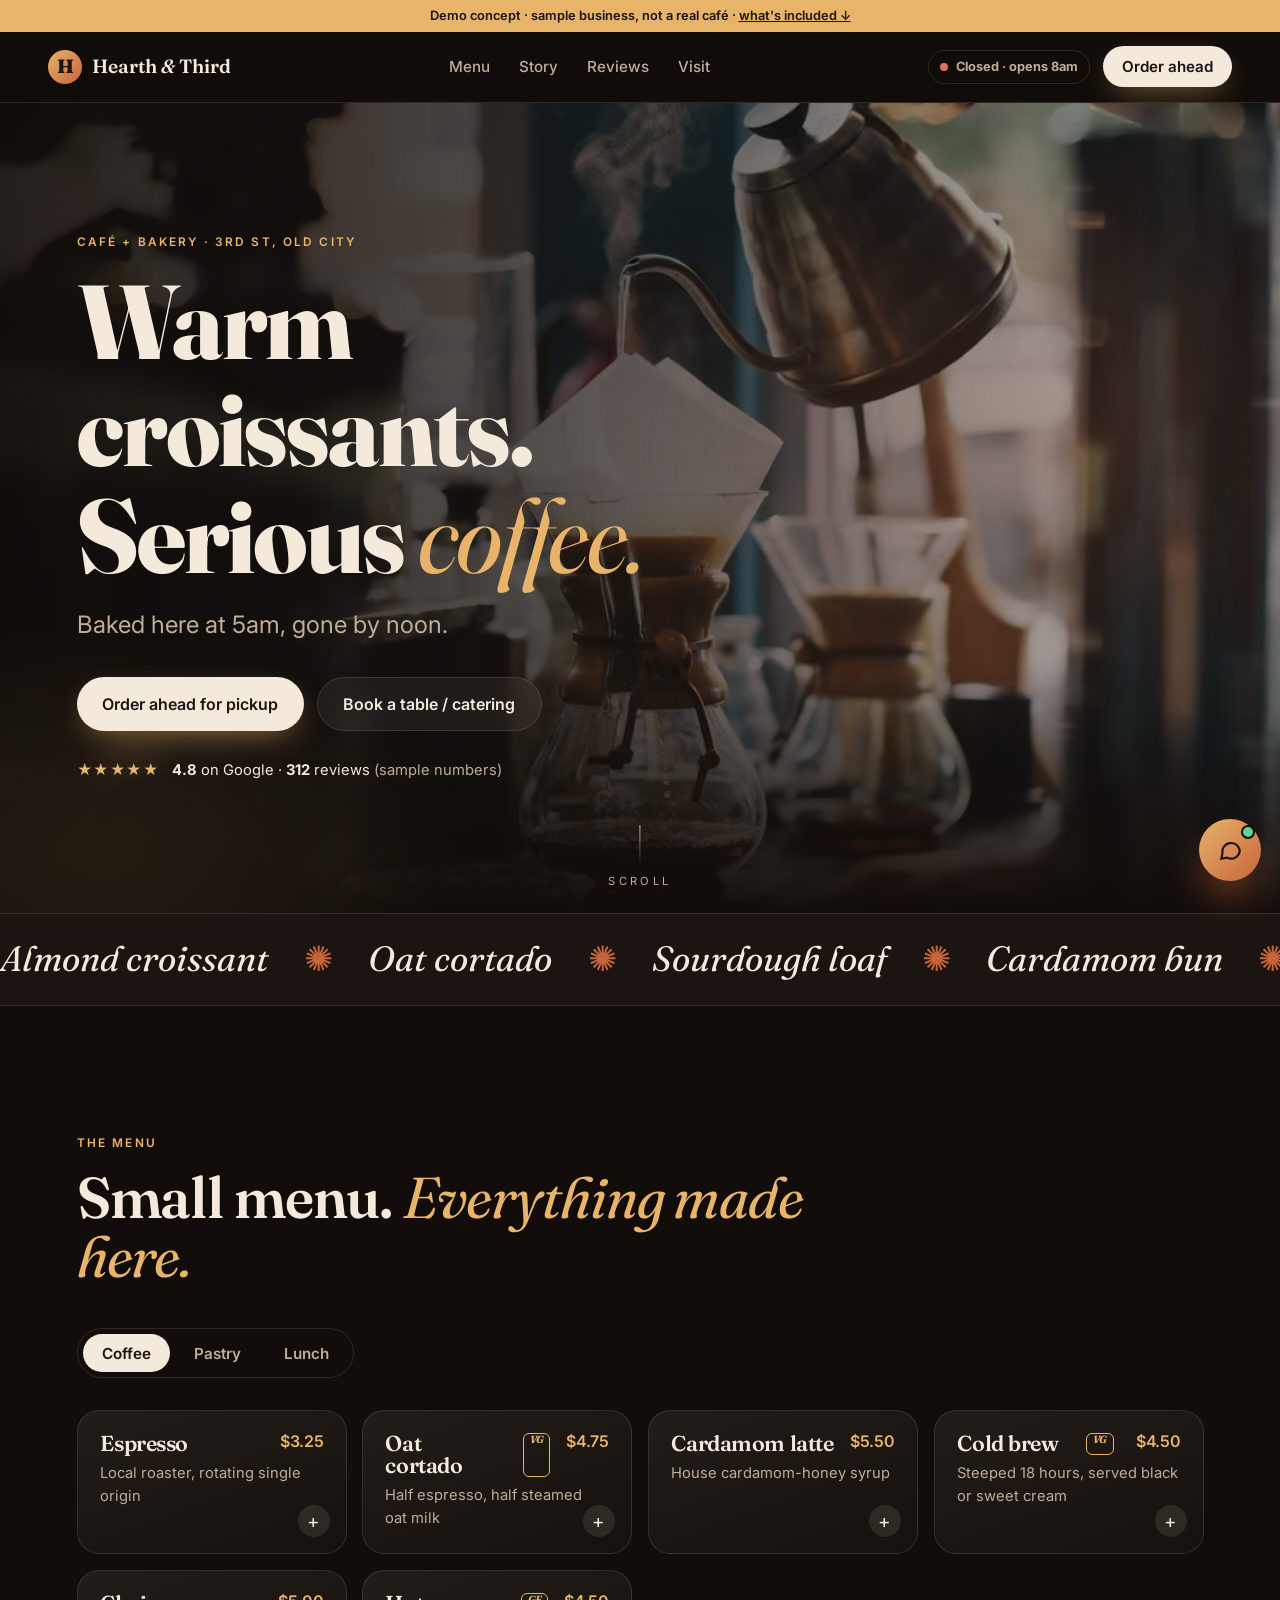
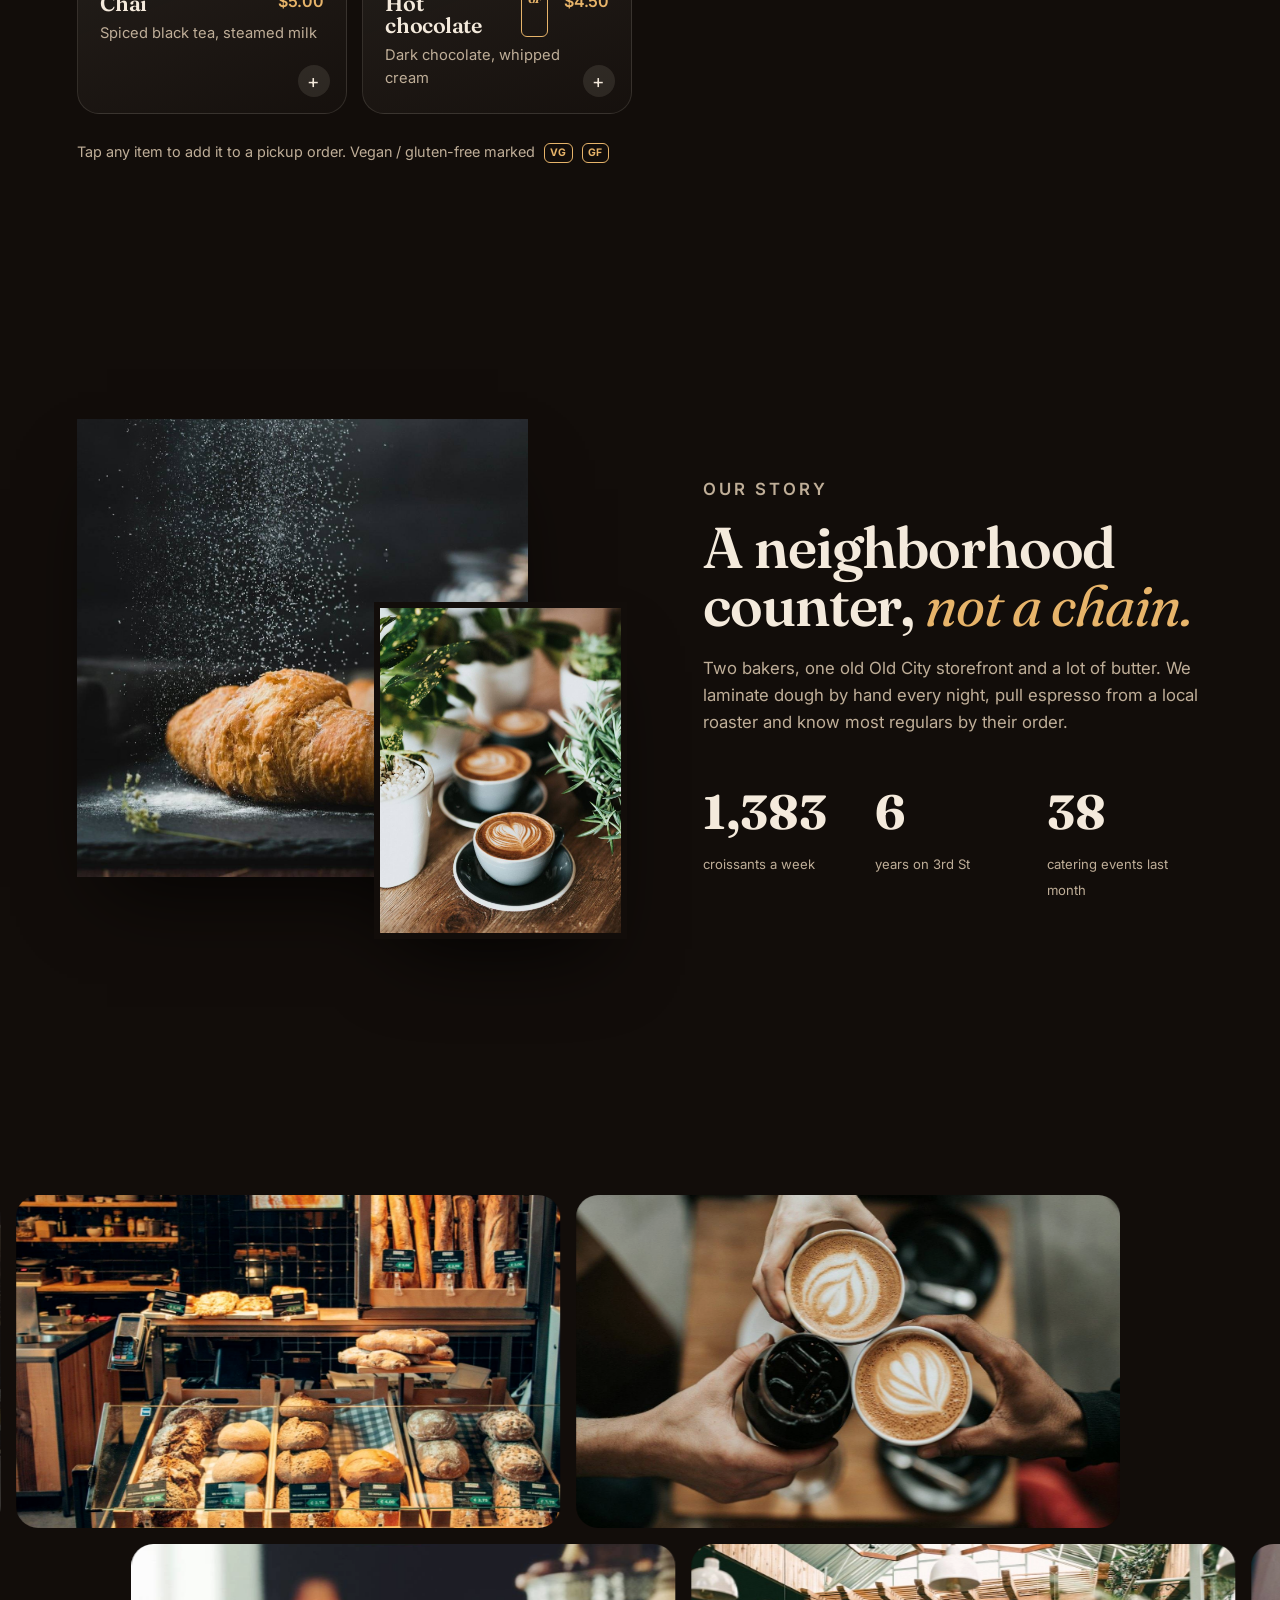
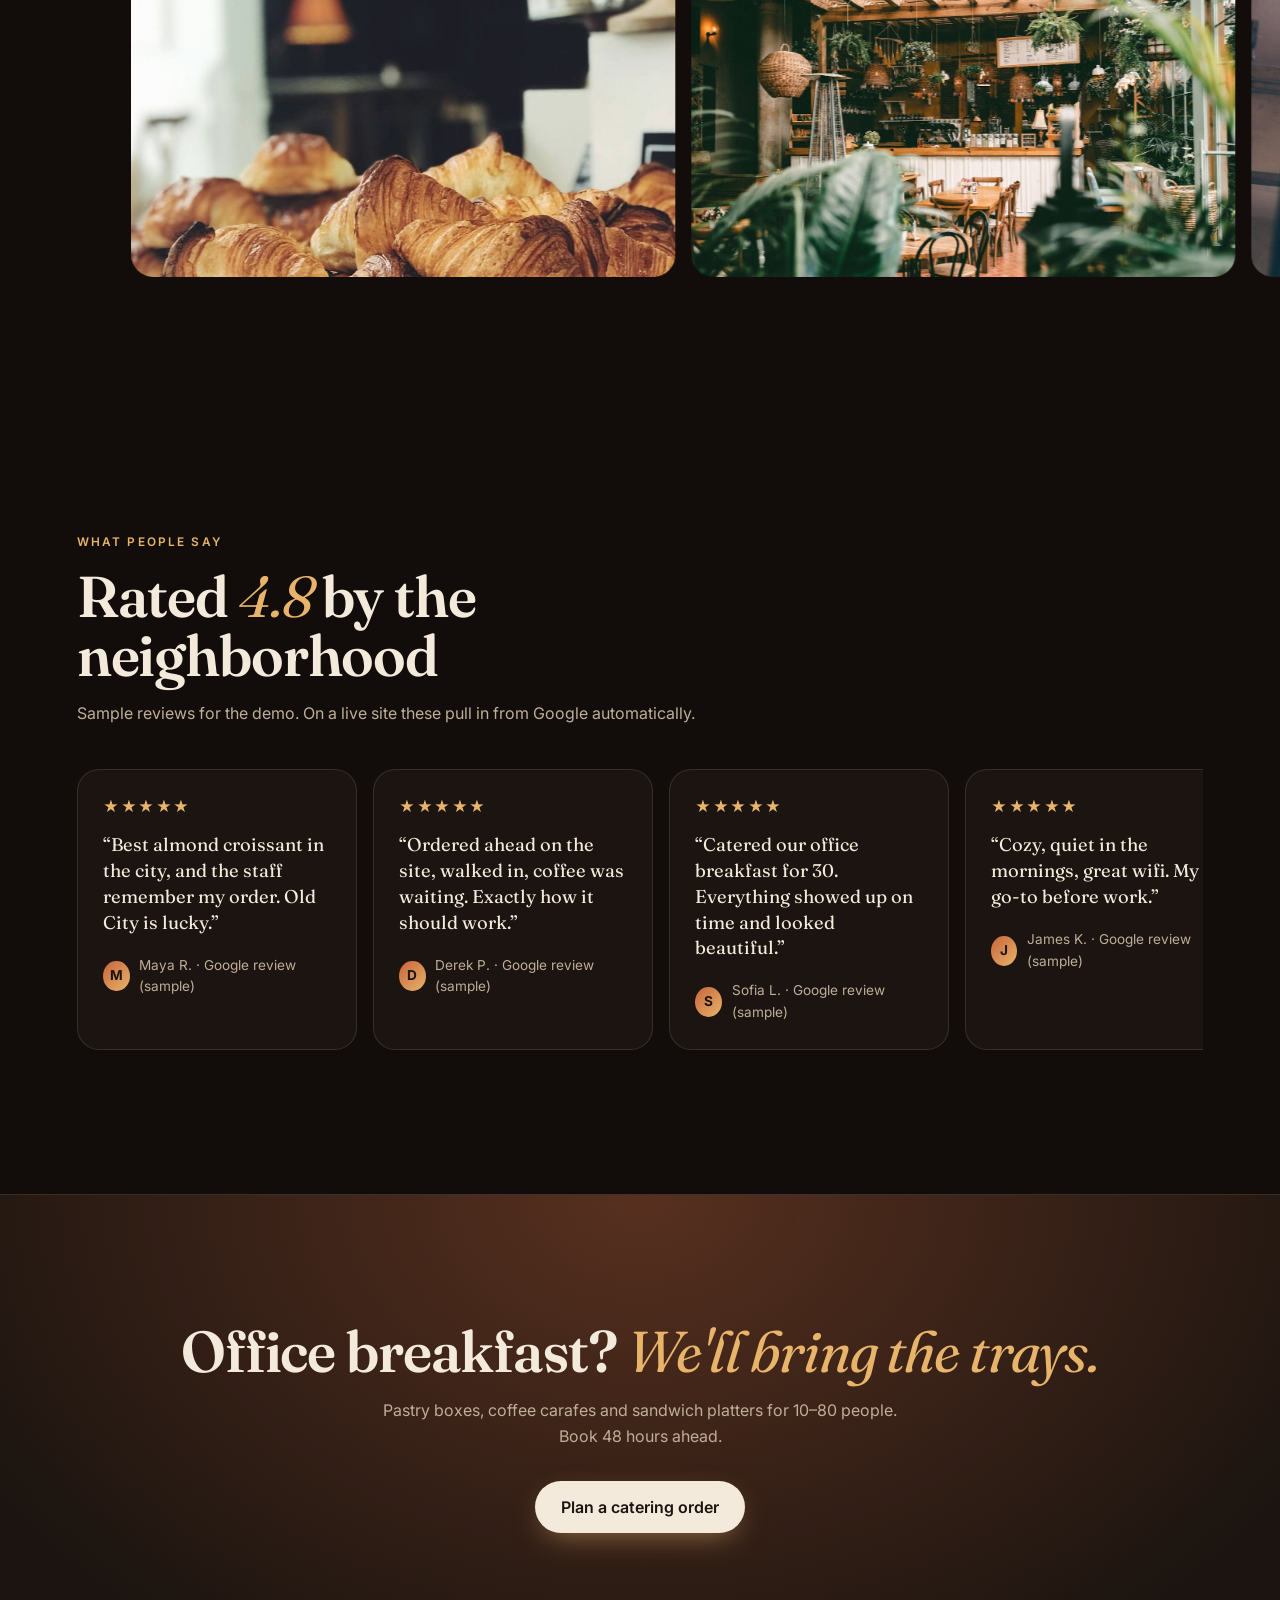
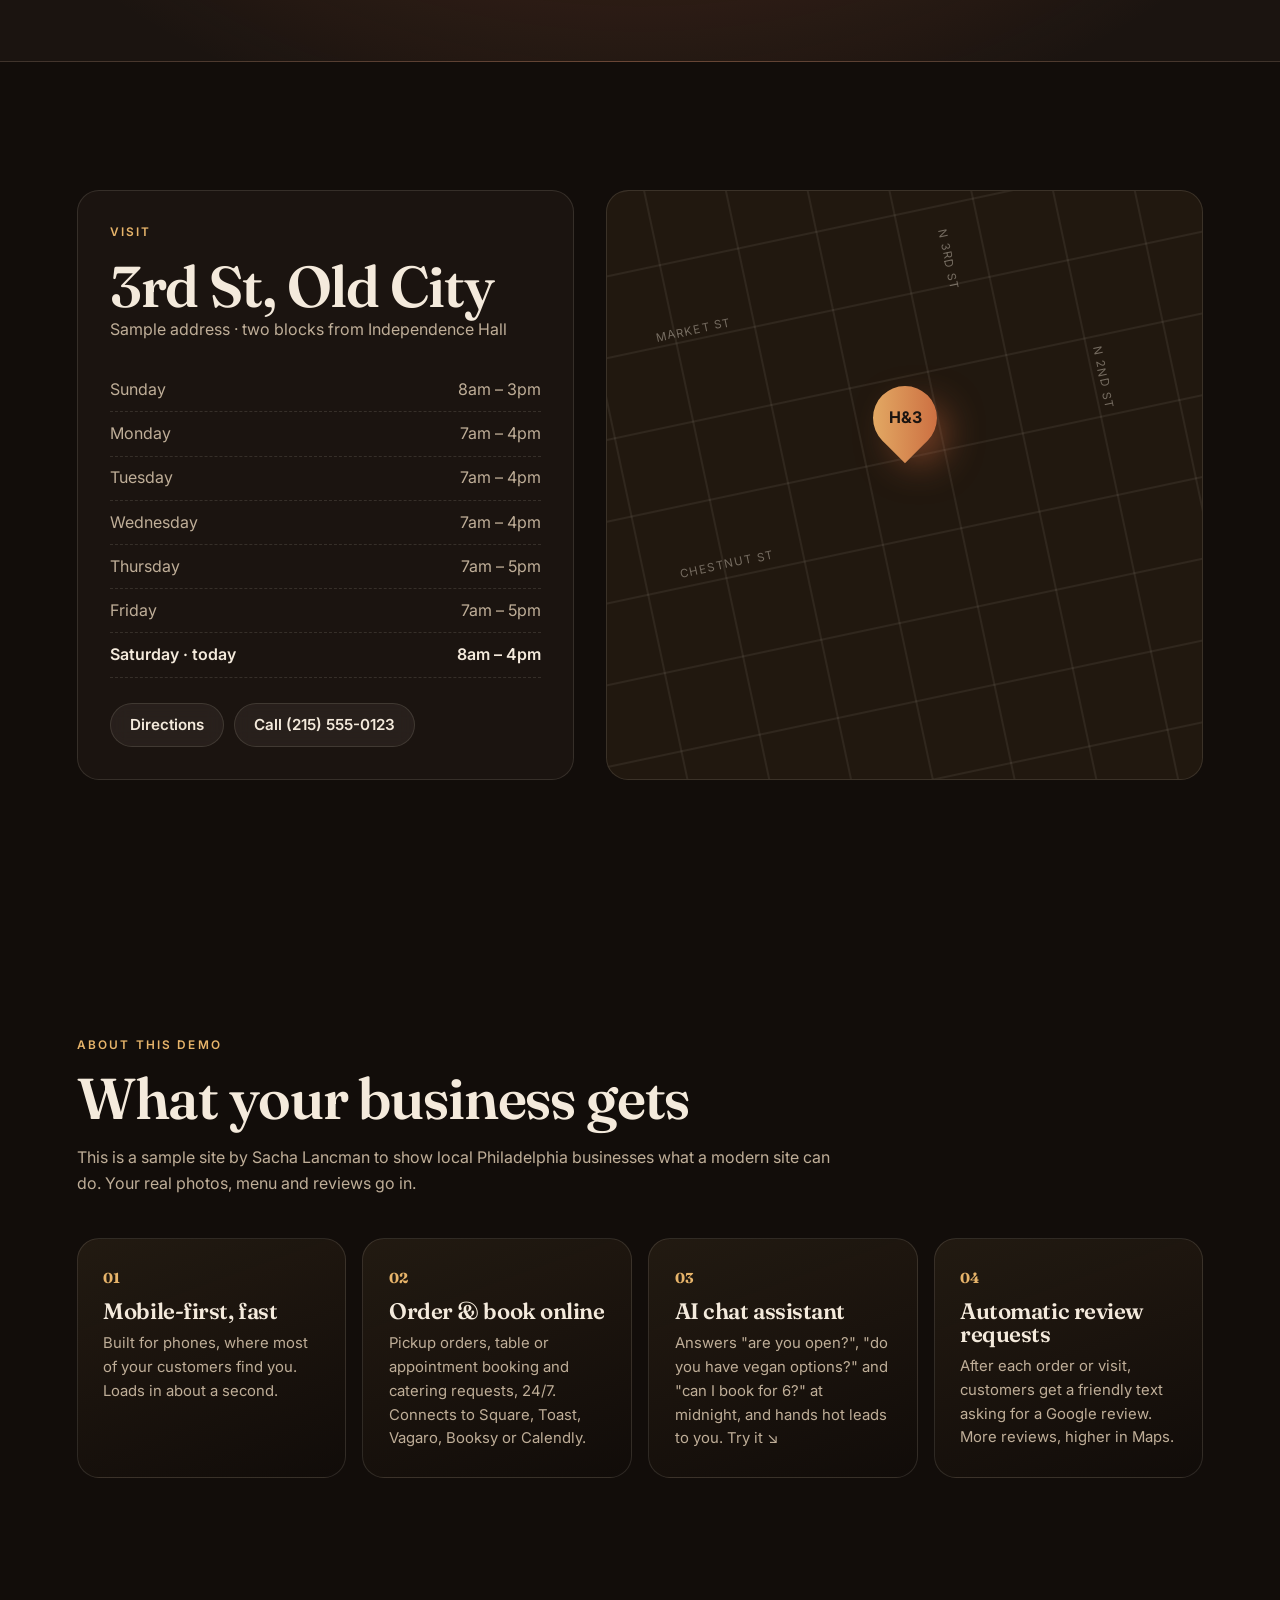
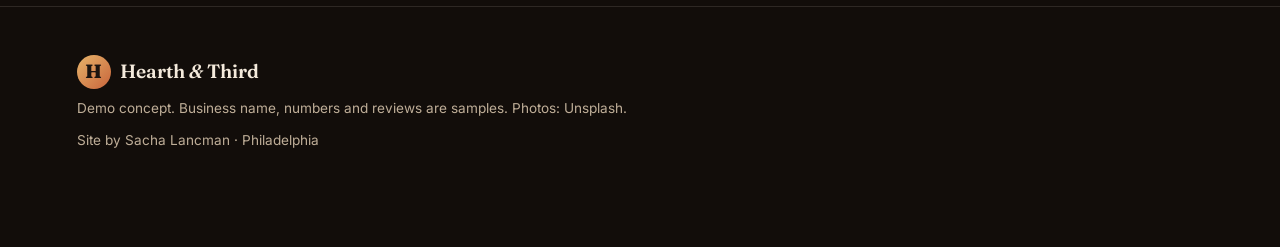
<file: demo/index.html>
<!doctype html>
<html lang="en">
<head>
<meta charset="utf-8">
<meta name="viewport" content="width=device-width, initial-scale=1, viewport-fit=cover">
<title>Hearth &amp; Third · Café + Bakery · Old City Philadelphia (Demo)</title>
<meta name="description" content="Demo website concept for a neighborhood café and bakery in Old City, Philadelphia: online ordering, table and catering booking, AI chat assistant and automatic review requests.">
<meta name="robots" content="noindex">
<meta property="og:title" content="Hearth & Third · Café + Bakery (demo site)">
<meta property="og:description" content="A modern café website demo: order ahead, book catering, chat assistant, review automation.">
<meta property="og:image" content="hero-poster.jpg">
<link rel="preconnect" href="https://fonts.googleapis.com"><link rel="preconnect" href="https://fonts.gstatic.com" crossorigin>
<link href="https://fonts.googleapis.com/css2?family=Fraunces:opsz,wght@9..144,400;9..144,600;9..144,800&family=Inter:wght@400;500;600;700&display=swap" rel="stylesheet">
<link rel="icon" href="data:image/svg+xml,%3Csvg xmlns=%22http://www.w3.org/2000/svg%22 viewBox=%220 0 100 100%22%3E%3Ccircle cx=%2250%22 cy=%2250%22 r=%2248%22 fill=%22%23e7b46a%22/%3E%3Ctext x=%2250%22 y=%2268%22 font-size=%2254%22 text-anchor=%22middle%22 font-family=%22Georgia%22 fill=%22%231b1410%22%3EH%3C/text%3E%3C/svg%3E">
<link rel="stylesheet" href="style.css">
</head>
<body>
<div class="demo-bar">Demo concept · sample business, not a real café · <a href="#built">what's included ↓</a></div>

<header class="nav" id="top">
  <a class="logo" href="#top"><span class="logo-mark">H</span><span>Hearth <em>&amp;</em> Third</span></a>
  <nav class="links">
    <a href="#menu">Menu</a><a href="#story">Story</a><a href="#reviews">Reviews</a><a href="#visit">Visit</a>
  </nav>
  <div class="nav-cta">
    <span class="open-pill" id="openPill"><i></i><b>Checking hours…</b></span>
    <button class="btn btn-solid" data-book="pickup">Order ahead</button>
  </div>
</header>

<main>
<section class="hero">
  <video class="hero-video" autoplay muted loop playsinline preload="auto" poster="hero-poster.jpg" aria-hidden="true">
    <source src="hero.webm" type="video/webm">
    <source src="hero.mp4" type="video/mp4">
  </video>
  <div class="hero-shade"></div>
  <div class="hero-glow"></div>
  <div class="hero-copy">
    <p class="eyebrow reveal">Café + Bakery · 3rd St, Old City</p>
    <h1 class="reveal"><span class="line">Warm croissants.</span><span class="line">Serious <i>coffee.</i></span><span class="line small">Baked here at 5am, gone by noon.</span></h1>
    <div class="hero-actions reveal">
      <button class="btn btn-solid big magnetic" data-book="pickup">Order ahead for pickup</button>
      <button class="btn btn-ghost big magnetic" data-book="table">Book a table / catering</button>
    </div>
    <div class="hero-proof reveal">
      <div class="stars">★★★★★</div>
      <div><b>4.8</b> on Google · <b>312</b> reviews <span class="muted">(sample numbers)</span></div>
    </div>
  </div>
  <div class="scroll-hint"><span></span>scroll</div>
</section>

<div class="marquee" aria-hidden="true"><div class="track">
  <span>Almond croissant</span><span>✺</span><span>Oat cortado</span><span>✺</span><span>Sourdough loaf</span><span>✺</span><span>Cardamom bun</span><span>✺</span><span>Breakfast sandwich</span><span>✺</span><span>Cold brew</span><span>✺</span>
  <span>Almond croissant</span><span>✺</span><span>Oat cortado</span><span>✺</span><span>Sourdough loaf</span><span>✺</span><span>Cardamom bun</span><span>✺</span><span>Breakfast sandwich</span><span>✺</span><span>Cold brew</span><span>✺</span>
</div></div>

<section class="menu" id="menu">
  <div class="section-head reveal">
    <p class="eyebrow">The menu</p>
    <h2>Small menu. <i>Everything made here.</i></h2>
  </div>
  <div class="tabs reveal" role="tablist">
    <button class="tab active" data-tab="coffee" role="tab">Coffee</button>
    <button class="tab" data-tab="pastry" role="tab">Pastry</button>
    <button class="tab" data-tab="lunch" role="tab">Lunch</button>
  </div>
  <div class="menu-grid" id="menuGrid"></div>
  <p class="menu-note reveal">Tap any item to add it to a pickup order. Vegan / gluten-free marked <span class="tag">VG</span> <span class="tag">GF</span></p>
</section>

<section class="story" id="story">
  <div class="story-media">
    <figure class="tilt reveal" style="--r:-4deg"><img src="img/croissant-dark.jpg" alt="Fresh croissants dusted with sugar" loading="lazy"></figure>
    <figure class="tilt reveal small" style="--r:5deg"><img src="img/latte-table.jpg" alt="Latte art on a wooden table" loading="lazy"></figure>
  </div>
  <div class="story-copy reveal">
    <p class="eyebrow">Our story</p>
    <h2>A neighborhood counter, <i>not a chain.</i></h2>
    <p>Two bakers, one old Old City storefront and a lot of butter. We laminate dough by hand every night, pull espresso from a local roaster and know most regulars by their order.</p>
    <div class="stats">
      <div><b data-count="1400">0</b><span>croissants a week</span></div>
      <div><b data-count="6">0</b><span>years on 3rd St</span></div>
      <div><b data-count="38">0</b><span>catering events last month</span></div>
    </div>
  </div>
</section>

<section class="gallery" aria-label="Photos">
  <div class="g-row" data-speed="-0.15">
    <img src="img/interior.jpg" alt="Café interior" loading="lazy"><img src="img/bakery-case.jpg" alt="Bakery case with bread" loading="lazy"><img src="img/cheers.jpg" alt="Friends toasting with lattes" loading="lazy">
  </div>
  <div class="g-row" data-speed="0.12">
    <img src="img/croissants.jpg" alt="Basket of croissants" loading="lazy"><img src="img/garden.jpg" alt="Back garden seating" loading="lazy"><img src="img/cafe-sign.jpg" alt="Café sign" loading="lazy">
  </div>
</section>

<section class="reviews" id="reviews">
  <div class="section-head reveal">
    <p class="eyebrow">What people say</p>
    <h2>Rated <i>4.8</i>&nbsp;by the neighborhood</h2>
    <p class="muted">Sample reviews for the demo. On a live site these pull in from Google automatically.</p>
  </div>
  <div class="review-track" id="reviewTrack"></div>
</section>

<section class="cta-band">
  <div class="reveal">
    <h2>Office breakfast? <i>We'll bring the trays.</i></h2>
    <p>Pastry boxes, coffee carafes and sandwich platters for 10–80 people. Book 48 hours ahead.</p>
    <button class="btn btn-solid big magnetic" data-book="catering">Plan a catering order</button>
  </div>
</section>

<section class="visit" id="visit">
  <div class="visit-card reveal">
    <p class="eyebrow">Visit</p>
    <h2>3rd St, Old City</h2>
    <p class="muted">Sample address · two blocks from Independence Hall</p>
    <ul class="hours" id="hoursList"></ul>
    <div class="visit-actions">
      <a class="btn btn-ghost" href="https://www.google.com/maps/search/?api=1&query=Old+City+Philadelphia+PA+19106" target="_blank" rel="noopener">Directions</a>
      <a class="btn btn-ghost" href="tel:+12155550123">Call (215) 555-0123</a>
    </div>
  </div>
  <div class="map reveal" aria-hidden="true">
    <div class="map-grid"></div>
    <div class="pin"><span><b>H&amp;3</b></span></div>
    <div class="street s1">Market St</div><div class="street s2">Chestnut St</div><div class="street s3">N 3rd St</div><div class="street s4">N 2nd St</div>
  </div>
</section>

<section class="built" id="built">
  <div class="section-head reveal">
    <p class="eyebrow">About this demo</p>
    <h2>What your business gets</h2>
    <p class="muted">This is a sample site by Sacha Lancman to show local Philadelphia businesses what a modern site can do. Your real photos, menu and reviews go in.</p>
  </div>
  <div class="features">
    <div class="feat reveal"><b>01</b><h3>Mobile-first, fast</h3><p>Built for phones, where most of your customers find you. Loads in about a second.</p></div>
    <div class="feat reveal"><b>02</b><h3>Order &amp; book online</h3><p>Pickup orders, table or appointment booking and catering requests, 24/7. Connects to Square, Toast, Vagaro, Booksy or Calendly.</p></div>
    <div class="feat reveal"><b>03</b><h3>AI chat assistant</h3><p>Answers "are you open?", "do you have vegan options?" and "can I book for 6?" at midnight, and hands hot leads to you. Try it ↘</p></div>
    <div class="feat reveal"><b>04</b><h3>Automatic review requests</h3><p>After each order or visit, customers get a friendly text asking for a Google review. More reviews, higher in Maps.</p></div>
  </div>
</section>
</main>

<footer class="foot">
  <div class="logo"><span class="logo-mark">H</span><span>Hearth <em>&amp;</em> Third</span></div>
  <p class="muted">Demo concept. Business name, numbers and reviews are samples. Photos: Unsplash.</p>
  <p class="muted">Site by Sacha Lancman · Philadelphia</p>
</footer>

<!-- Booking / ordering modal -->
<div class="modal" id="bookModal" aria-hidden="true" role="dialog" aria-labelledby="bookTitle">
  <div class="modal-card">
    <button class="x" data-close aria-label="Close">×</button>
    <div class="seg" id="bookSeg">
      <button data-type="pickup">Pickup order</button><button data-type="table">Table</button><button data-type="catering">Catering</button>
    </div>
    <h3 id="bookTitle">Order ahead</h3>
    <div id="cartBox" class="cart"></div>
    <label class="lbl">Day</label>
    <div class="days" id="days"></div>
    <label class="lbl">Time</label>
    <div class="slots" id="slots"></div>
    <div class="row2">
      <div><label class="lbl" for="bName">Name</label><input id="bName" placeholder="Jamie" autocomplete="off"></div>
      <div><label class="lbl" for="bPhone">Mobile</label><input id="bPhone" placeholder="(215) 555-0100" autocomplete="off" inputmode="tel"></div>
    </div>
    <div id="partyRow"><label class="lbl" for="bParty">Party size</label><input id="bParty" type="number" min="1" max="80" value="2"></div>
    <button class="btn btn-solid big wide" id="bConfirm">Confirm</button>
    <p class="tiny muted">Demo only: nothing is sent or charged.</p>
  </div>
  <div class="modal-done" id="bookDone">
    <div class="check">✓</div>
    <h3>You're all set</h3>
    <p id="doneText"></p>
    <div class="sms">
      <div class="sms-h">Automatic text, sent the next day</div>
      <div class="bubble">Hi <span id="smsName">Jamie</span>, thanks for coming to Hearth &amp; Third! 🥐 Mind leaving us a quick Google review? It really helps a small shop: g.page/r/review-link</div>
    </div>
    <button class="btn btn-ghost" data-close>Close</button>
  </div>
</div>

<!-- Chat widget -->
<button class="chat-fab" id="chatFab" aria-label="Open chat"><span class="dot"></span><svg viewBox="0 0 24 24" width="26" height="26" fill="none" stroke="currentColor" stroke-width="2"><path d="M21 12a8 8 0 0 1-11.6 7.1L4 20l1-4.6A8 8 0 1 1 21 12z"/></svg></button>
<div class="chat" id="chat" aria-hidden="true">
  <div class="chat-h"><div class="avatar">H</div><div><b>Hearth &amp; Third</b><span>AI assistant · replies instantly</span></div><button class="x" id="chatClose" aria-label="Close chat">×</button></div>
  <div class="chat-body" id="chatBody"></div>
  <div class="chips" id="chips"></div>
  <form class="chat-in" id="chatForm"><input id="chatInput" placeholder="Ask about hours, menu, catering…" autocomplete="off"><button aria-label="Send">➤</button></form>
</div>

<script src="app.js"></script>
</body>
</html>
</file>
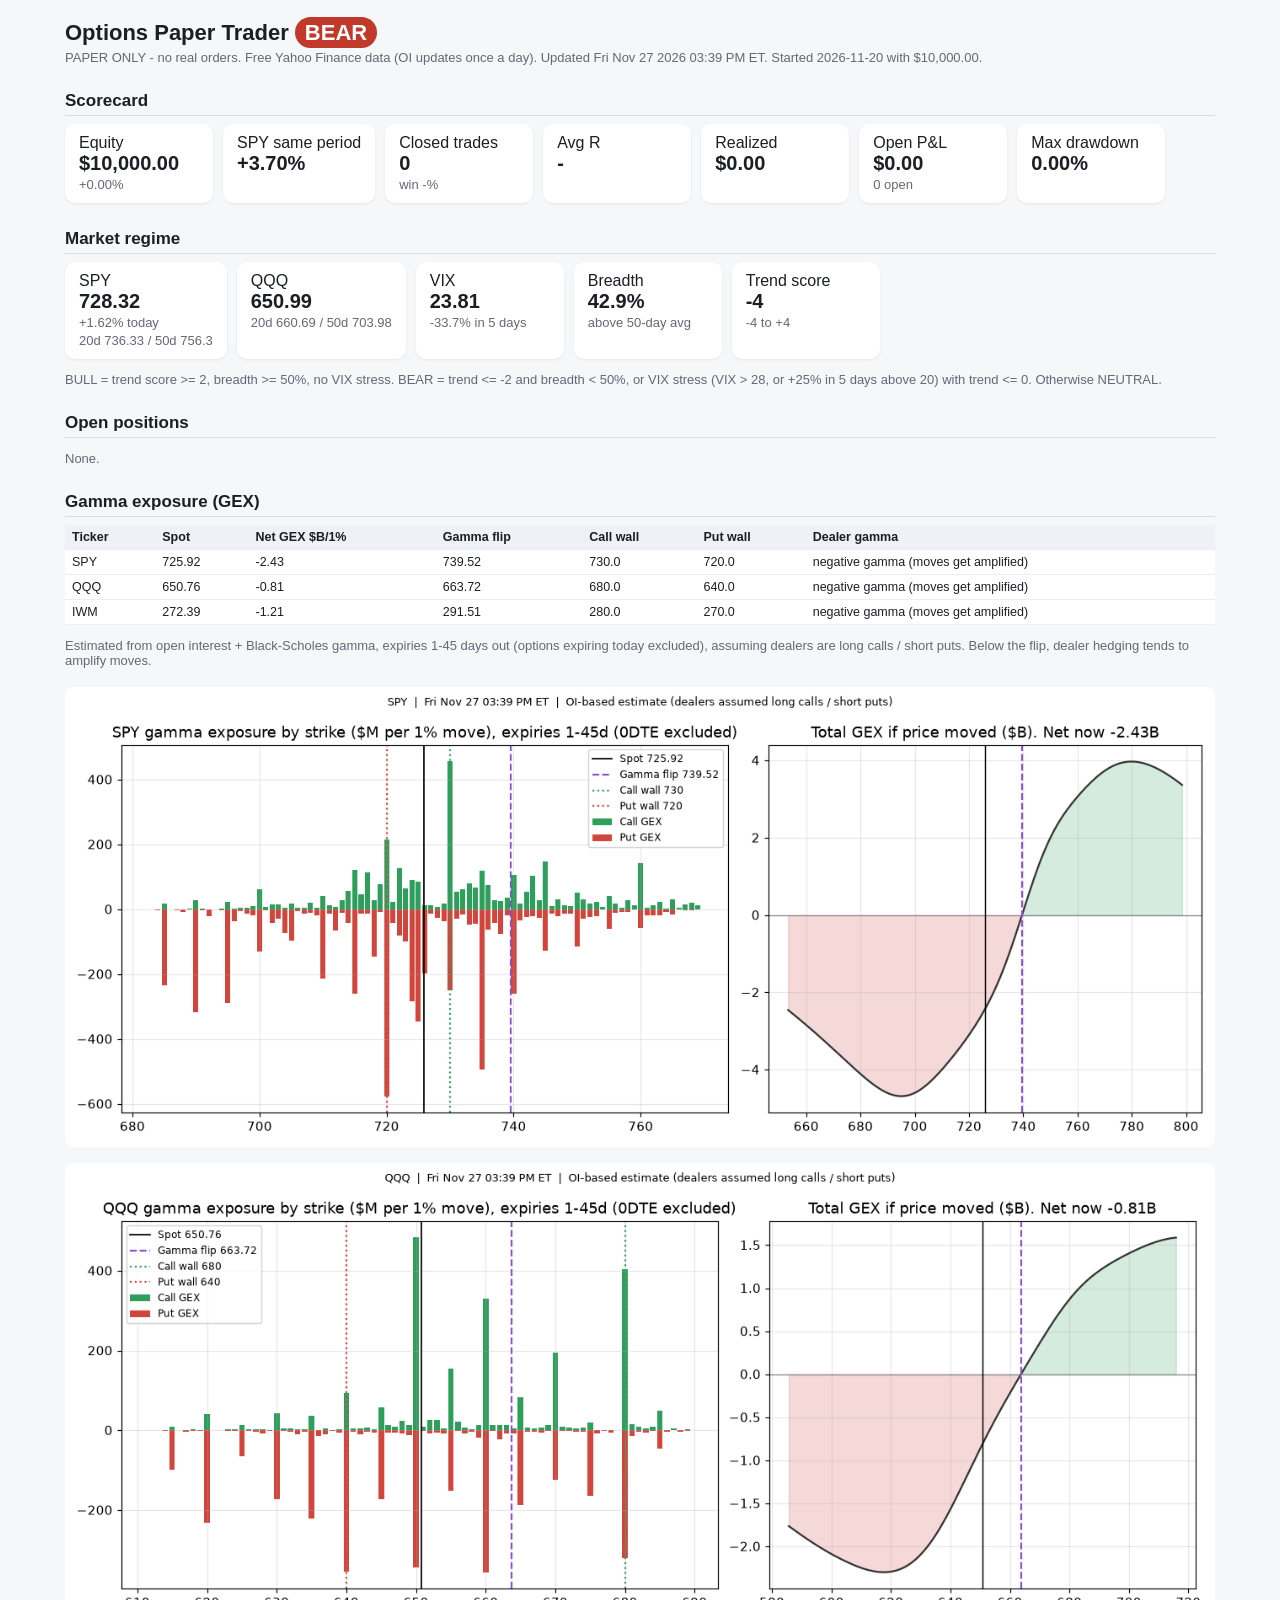
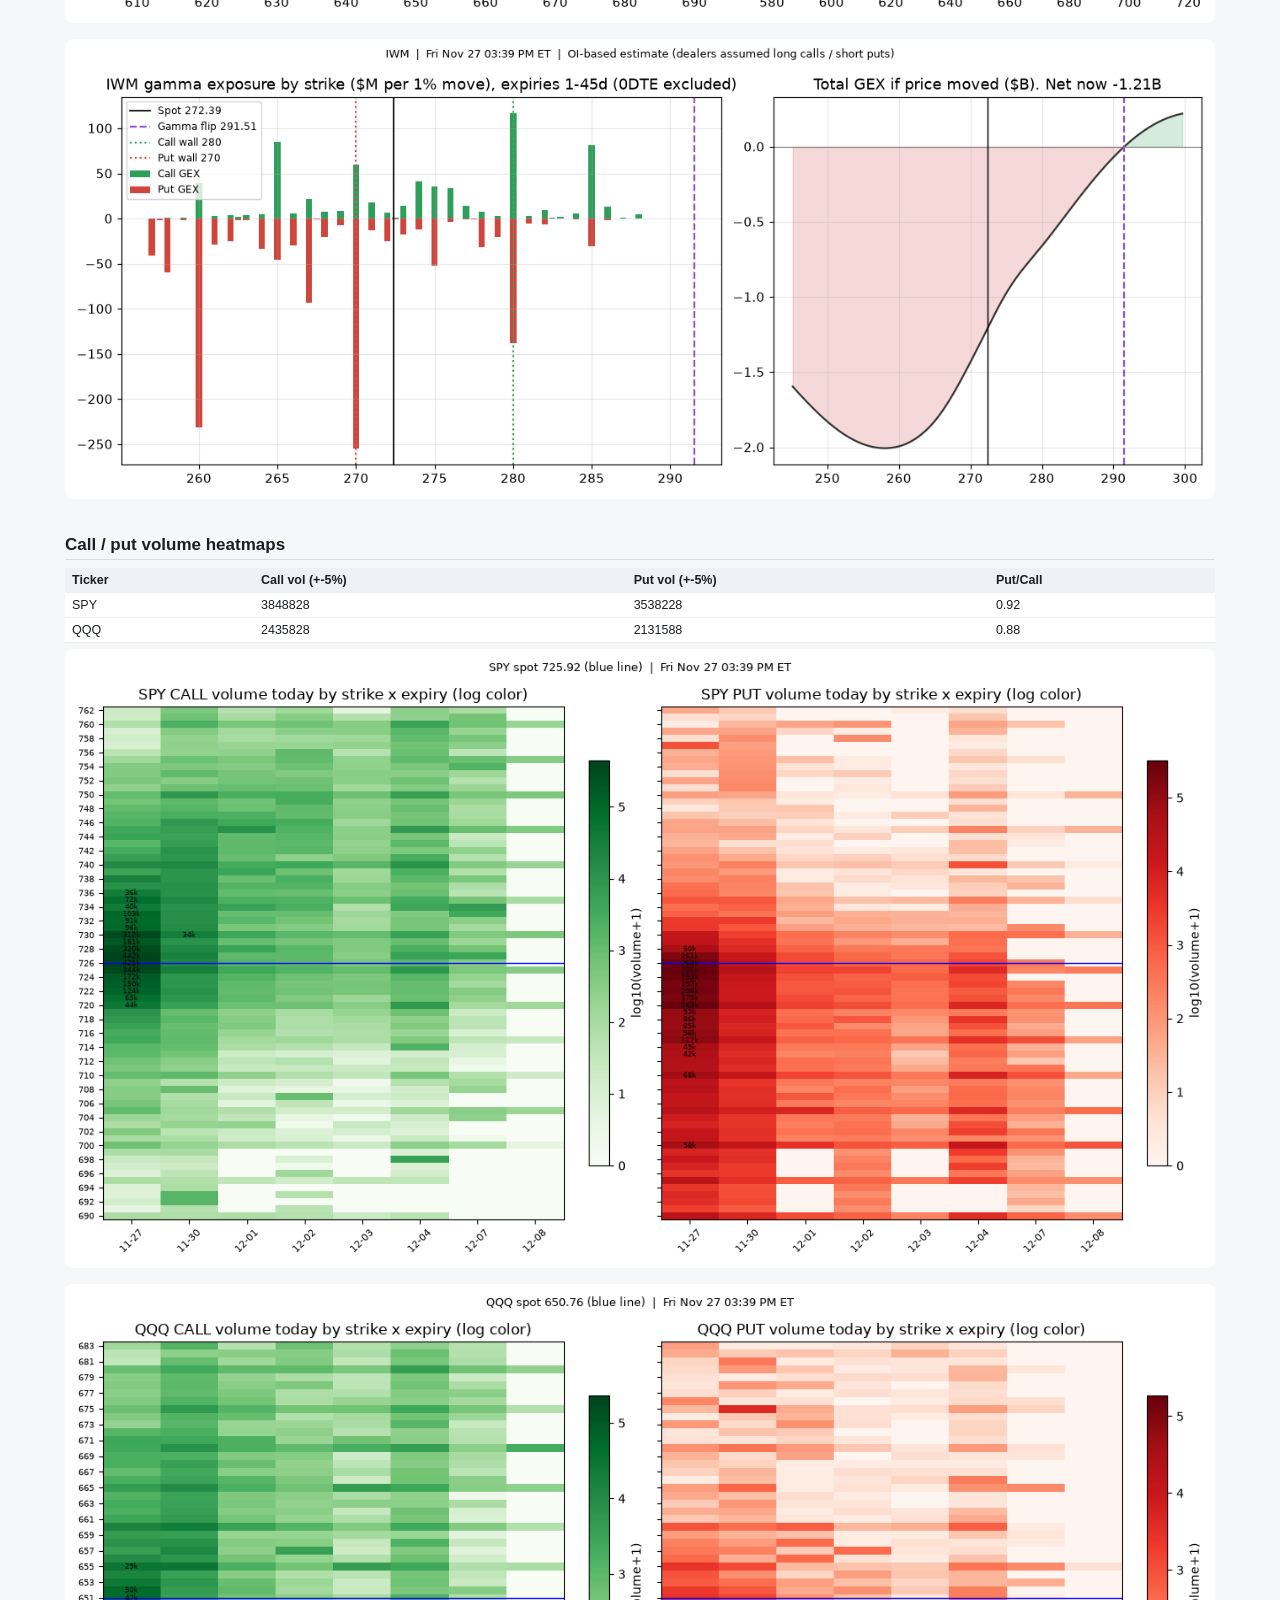
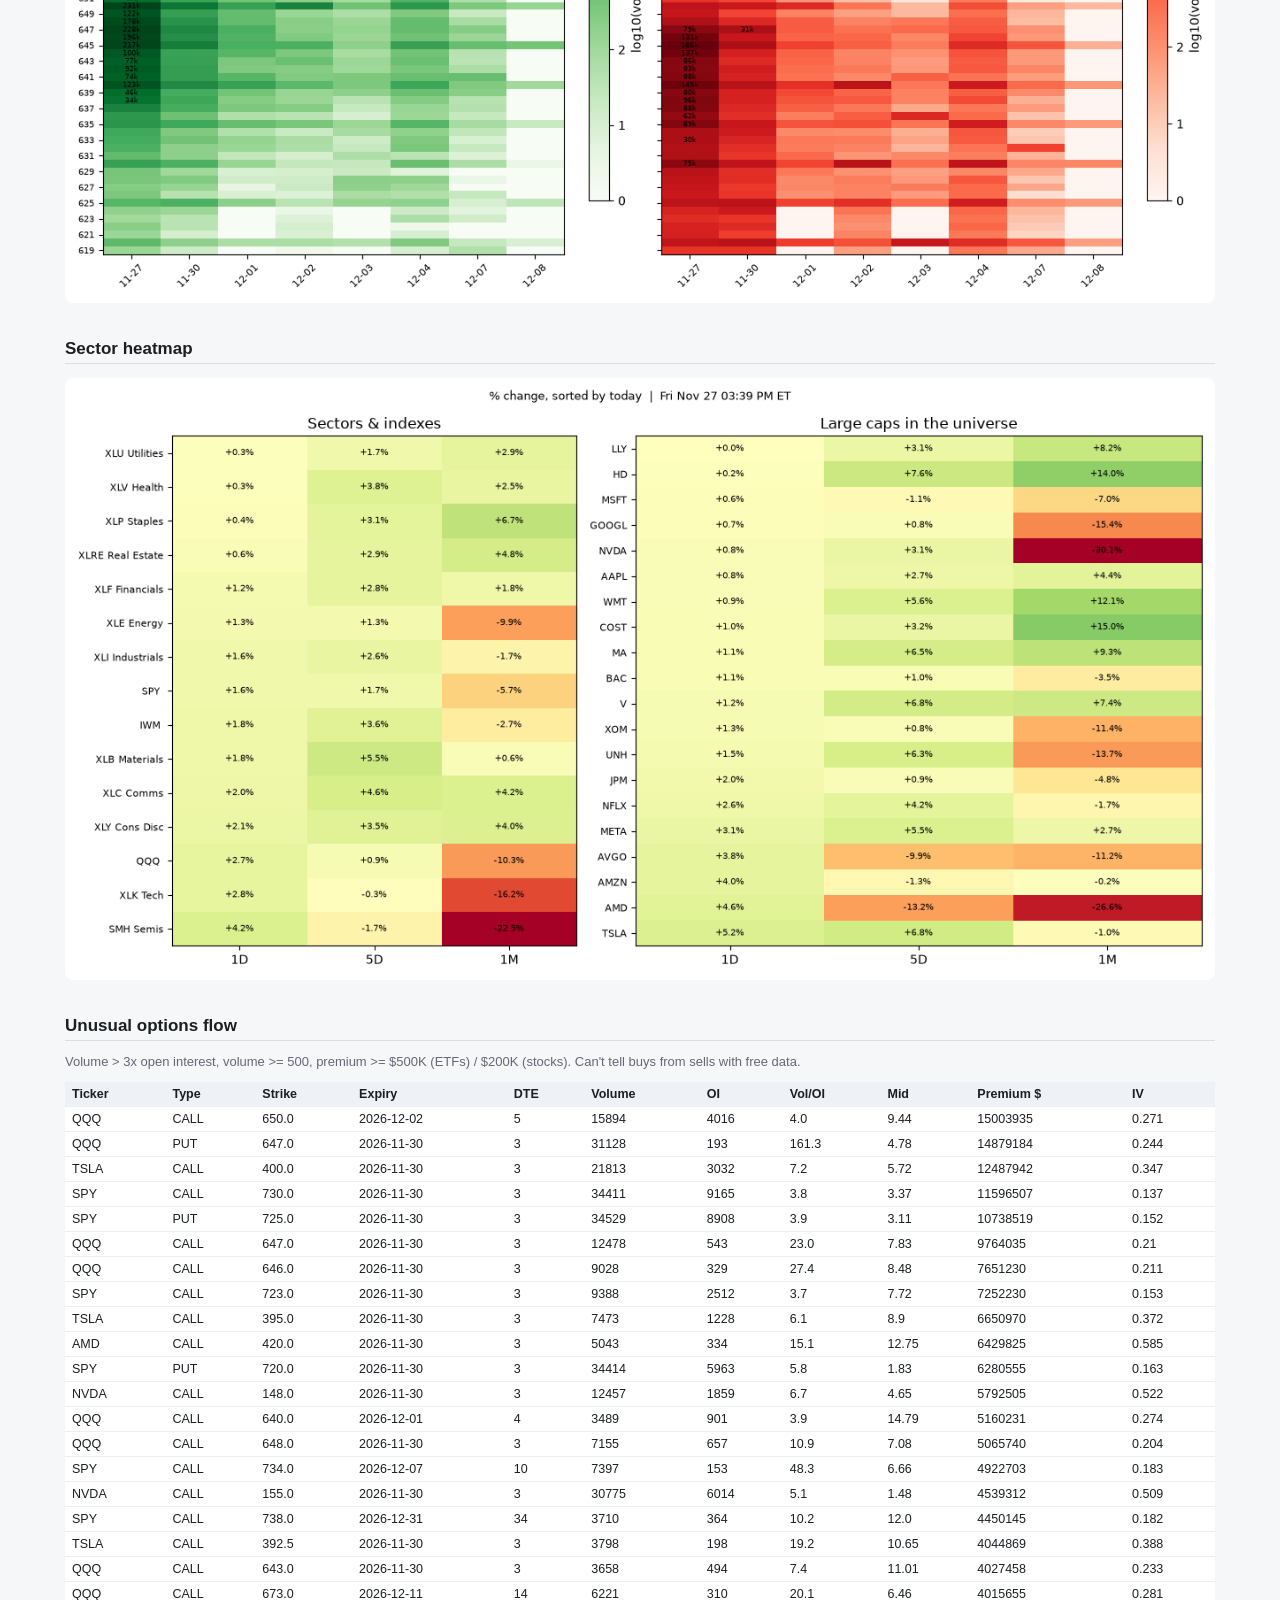
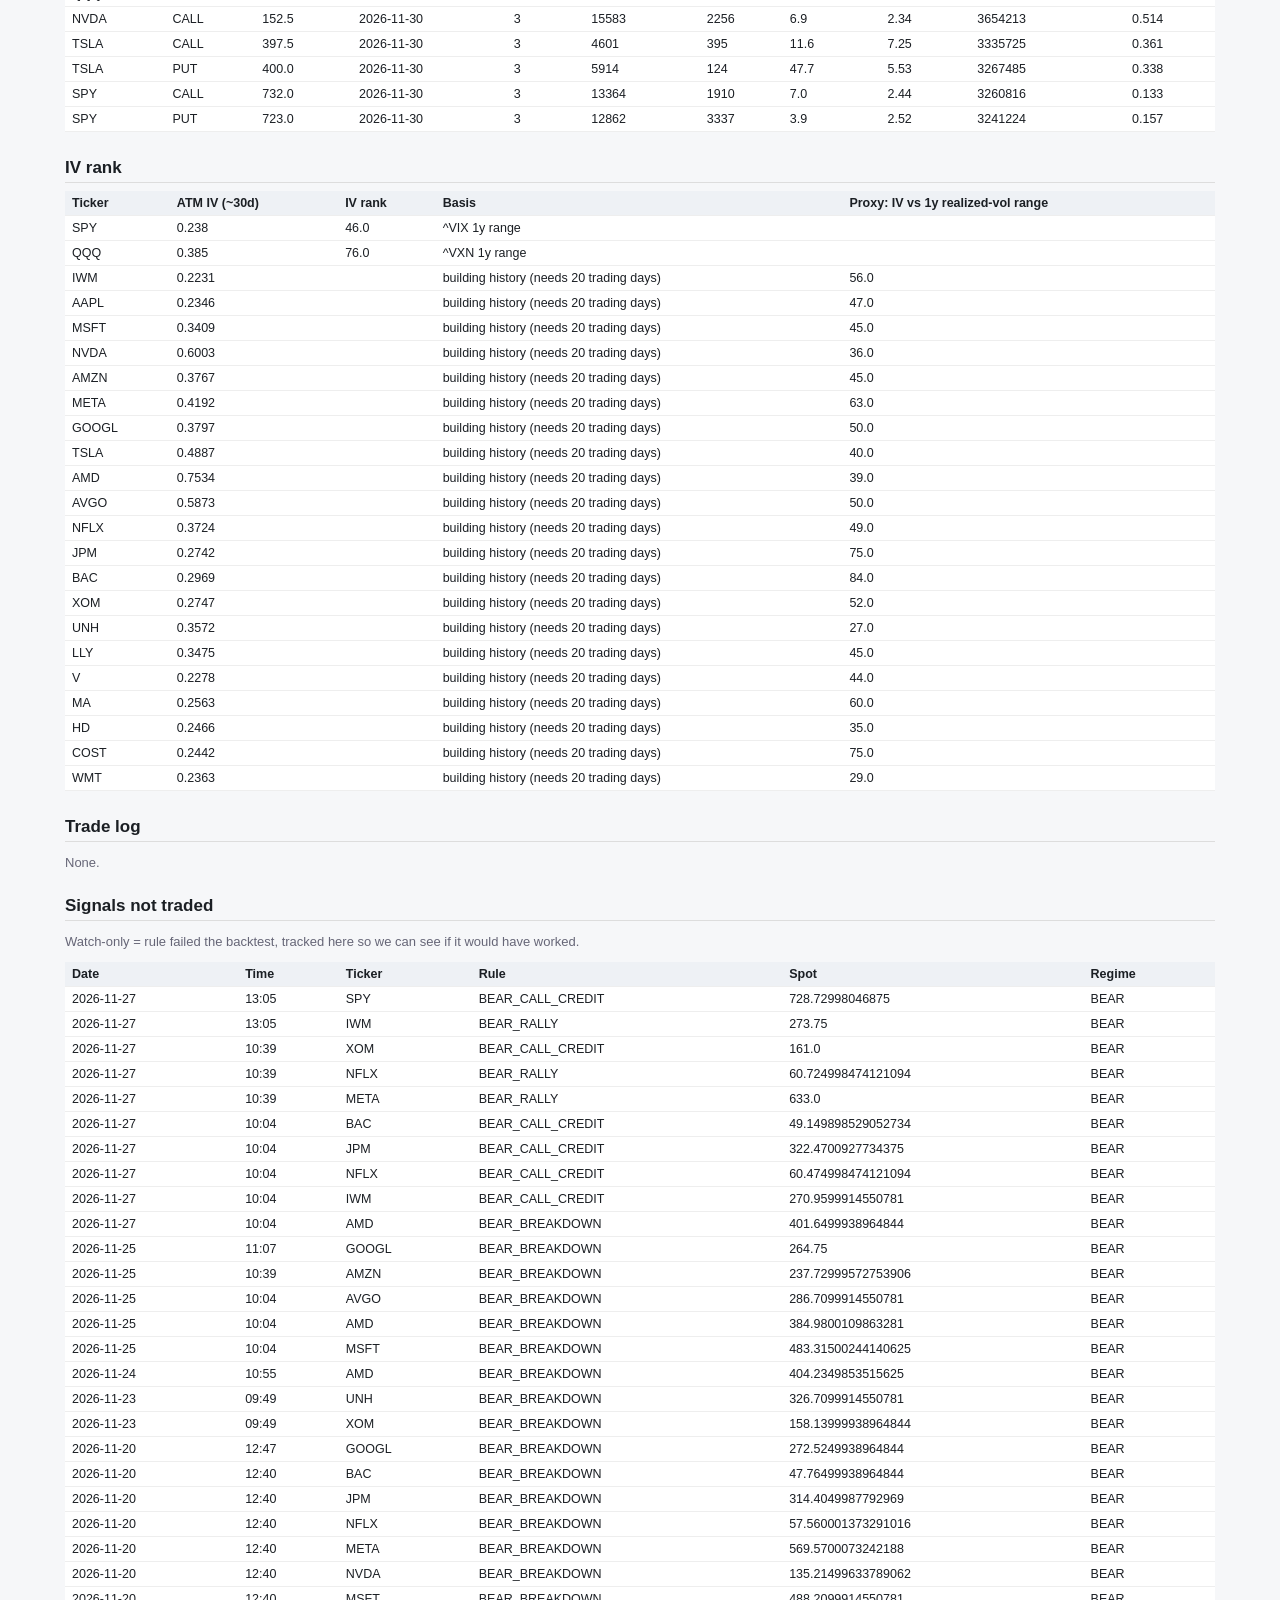
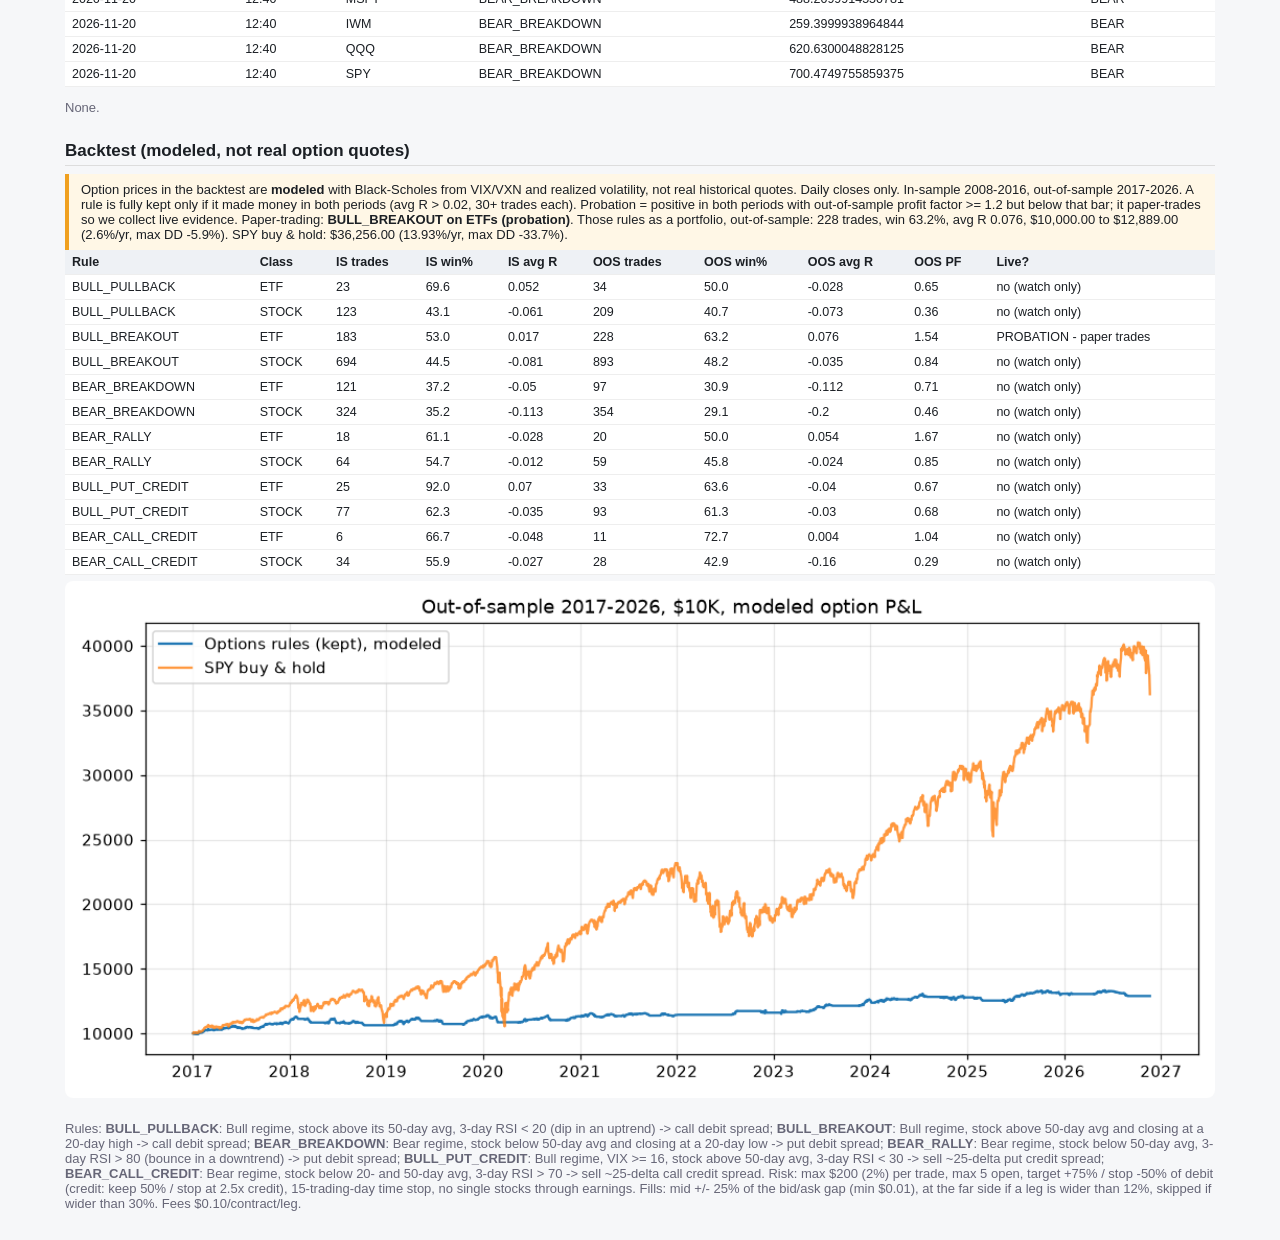
<file: options/index.html>
<!doctype html><html><head><meta charset=utf-8><meta name=viewport content="width=device-width,initial-scale=1">
<title>Options Paper Trader</title><meta http-equiv=refresh content=900>
<style>body{font-family:-apple-system,Segoe UI,Roboto,sans-serif;margin:0;background:#f6f7f9;color:#1b1f24}
main{max-width:1150px;margin:auto;padding:16px}h1{font-size:22px;margin:4px 0}h2{font-size:17px;margin:26px 0 8px;border-bottom:1px solid #ddd;padding-bottom:4px}
.cards{display:flex;flex-wrap:wrap;gap:10px}.card{background:#fff;border-radius:10px;padding:10px 14px;box-shadow:0 1px 3px #0001;min-width:120px}
.card b{display:block;font-size:20px}.muted{color:#667;font-size:13px}img{width:100%;border-radius:8px;background:#fff;margin:6px 0}
.tw{overflow-x:auto}table{border-collapse:collapse;background:#fff;font-size:12.5px;width:100%}td,th{border-bottom:1px solid #eee;padding:5px 7px;text-align:left;white-space:nowrap}
th{background:#eef1f5}.pill{color:#fff;background:#c0392b;padding:3px 10px;border-radius:20px;font-weight:600}.warn{background:#fff7e6;border-left:4px solid #f0a020;padding:8px 12px;font-size:13px}</style></head><body><main>
<h1>Options Paper Trader <span class=pill>BEAR</span></h1>
<div class=muted>PAPER ONLY - no real orders. Free Yahoo Finance data (OI updates once a day). Updated Fri Nov 27 2026 03:39 PM ET. Started 2026-11-20 with $10,000.00.</div>
<h2>Scorecard</h2><div class=cards>
<div class=card>Equity<b>$10,000.00</b><span class=muted>+0.00%</span></div>
<div class=card>SPY same period<b>+3.70%</b></div>
<div class=card>Closed trades<b>0</b><span class=muted>win -%</span></div>
<div class=card>Avg R<b>-</b></div>
<div class=card>Realized<b>$0.00</b></div><div class=card>Open P&amp;L<b>$0.00</b><span class=muted>0 open</span></div>
<div class=card>Max drawdown<b>0.00%</b></div></div>
<h2>Market regime</h2><div class=cards>
<div class=card>SPY<b>728.32</b><span class=muted>+1.62% today<br>20d 736.33 / 50d 756.3</span></div>
<div class=card>QQQ<b>650.99</b><span class=muted>20d 660.69 / 50d 703.98</span></div>
<div class=card>VIX<b>23.81</b><span class=muted>-33.7% in 5 days</span></div>
<div class=card>Breadth<b>42.9%</b><span class=muted>above 50-day avg</span></div>
<div class=card>Trend score<b>-4</b><span class=muted>-4 to +4</span></div></div>
<p class=muted>BULL = trend score >= 2, breadth >= 50%, no VIX stress. BEAR = trend <= -2 and breadth < 50%, or VIX stress (VIX > 28, or +25% in 5 days above 20) with trend <= 0. Otherwise NEUTRAL.</p>
<h2>Open positions</h2><p class=muted>None.</p>
<h2>Gamma exposure (GEX)</h2><div class=tw><table><tr><th>Ticker</th><th>Spot</th><th>Net GEX $B/1%</th><th>Gamma flip</th><th>Call wall</th><th>Put wall</th><th>Dealer gamma</th></tr><tr><td>SPY</td><td>725.92</td><td>-2.43</td><td>739.52</td><td>730.0</td><td>720.0</td><td>negative gamma (moves get amplified)</td></tr><tr><td>QQQ</td><td>650.76</td><td>-0.81</td><td>663.72</td><td>680.0</td><td>640.0</td><td>negative gamma (moves get amplified)</td></tr><tr><td>IWM</td><td>272.39</td><td>-1.21</td><td>291.51</td><td>280.0</td><td>270.0</td><td>negative gamma (moves get amplified)</td></tr></table></div>
<p class=muted>Estimated from open interest + Black-Scholes gamma, expiries 1-45 days out (options expiring today excluded), assuming dealers are long calls / short puts. Below the flip, dealer hedging tends to amplify moves.</p>
<img src="gex_SPY.png" alt="SPY GEX"><img src="gex_QQQ.png" alt="QQQ GEX"><img src="gex_IWM.png" alt="IWM GEX">
<h2>Call / put volume heatmaps</h2><div class=tw><table><tr><th>Ticker</th><th>Call vol (+-5%)</th><th>Put vol (+-5%)</th><th>Put/Call</th></tr><tr><td>SPY</td><td>3848828</td><td>3538228</td><td>0.92</td></tr><tr><td>QQQ</td><td>2435828</td><td>2131588</td><td>0.88</td></tr></table></div>
<img src="volheat_SPY.png" alt="SPY volume heatmap"><img src="volheat_QQQ.png" alt="QQQ volume heatmap">
<h2>Sector heatmap</h2><img src="sectors.png" alt="sector heatmap">
<h2>Unusual options flow</h2><p class=muted>Volume &gt; 3x open interest, volume &gt;= 500, premium &gt;= $500K (ETFs) / $200K (stocks). Can't tell buys from sells with free data.</p>
<div class=tw><table><tr><th>Ticker</th><th>Type</th><th>Strike</th><th>Expiry</th><th>DTE</th><th>Volume</th><th>OI</th><th>Vol/OI</th><th>Mid</th><th>Premium $</th><th>IV</th></tr><tr><td>QQQ</td><td>CALL</td><td>650.0</td><td>2026-12-02</td><td>5</td><td>15894</td><td>4016</td><td>4.0</td><td>9.44</td><td>15003935</td><td>0.271</td></tr><tr><td>QQQ</td><td>PUT</td><td>647.0</td><td>2026-11-30</td><td>3</td><td>31128</td><td>193</td><td>161.3</td><td>4.78</td><td>14879184</td><td>0.244</td></tr><tr><td>TSLA</td><td>CALL</td><td>400.0</td><td>2026-11-30</td><td>3</td><td>21813</td><td>3032</td><td>7.2</td><td>5.72</td><td>12487942</td><td>0.347</td></tr><tr><td>SPY</td><td>CALL</td><td>730.0</td><td>2026-11-30</td><td>3</td><td>34411</td><td>9165</td><td>3.8</td><td>3.37</td><td>11596507</td><td>0.137</td></tr><tr><td>SPY</td><td>PUT</td><td>725.0</td><td>2026-11-30</td><td>3</td><td>34529</td><td>8908</td><td>3.9</td><td>3.11</td><td>10738519</td><td>0.152</td></tr><tr><td>QQQ</td><td>CALL</td><td>647.0</td><td>2026-11-30</td><td>3</td><td>12478</td><td>543</td><td>23.0</td><td>7.83</td><td>9764035</td><td>0.21</td></tr><tr><td>QQQ</td><td>CALL</td><td>646.0</td><td>2026-11-30</td><td>3</td><td>9028</td><td>329</td><td>27.4</td><td>8.48</td><td>7651230</td><td>0.211</td></tr><tr><td>SPY</td><td>CALL</td><td>723.0</td><td>2026-11-30</td><td>3</td><td>9388</td><td>2512</td><td>3.7</td><td>7.72</td><td>7252230</td><td>0.153</td></tr><tr><td>TSLA</td><td>CALL</td><td>395.0</td><td>2026-11-30</td><td>3</td><td>7473</td><td>1228</td><td>6.1</td><td>8.9</td><td>6650970</td><td>0.372</td></tr><tr><td>AMD</td><td>CALL</td><td>420.0</td><td>2026-11-30</td><td>3</td><td>5043</td><td>334</td><td>15.1</td><td>12.75</td><td>6429825</td><td>0.585</td></tr><tr><td>SPY</td><td>PUT</td><td>720.0</td><td>2026-11-30</td><td>3</td><td>34414</td><td>5963</td><td>5.8</td><td>1.83</td><td>6280555</td><td>0.163</td></tr><tr><td>NVDA</td><td>CALL</td><td>148.0</td><td>2026-11-30</td><td>3</td><td>12457</td><td>1859</td><td>6.7</td><td>4.65</td><td>5792505</td><td>0.522</td></tr><tr><td>QQQ</td><td>CALL</td><td>640.0</td><td>2026-12-01</td><td>4</td><td>3489</td><td>901</td><td>3.9</td><td>14.79</td><td>5160231</td><td>0.274</td></tr><tr><td>QQQ</td><td>CALL</td><td>648.0</td><td>2026-11-30</td><td>3</td><td>7155</td><td>657</td><td>10.9</td><td>7.08</td><td>5065740</td><td>0.204</td></tr><tr><td>SPY</td><td>CALL</td><td>734.0</td><td>2026-12-07</td><td>10</td><td>7397</td><td>153</td><td>48.3</td><td>6.66</td><td>4922703</td><td>0.183</td></tr><tr><td>NVDA</td><td>CALL</td><td>155.0</td><td>2026-11-30</td><td>3</td><td>30775</td><td>6014</td><td>5.1</td><td>1.48</td><td>4539312</td><td>0.509</td></tr><tr><td>SPY</td><td>CALL</td><td>738.0</td><td>2026-12-31</td><td>34</td><td>3710</td><td>364</td><td>10.2</td><td>12.0</td><td>4450145</td><td>0.182</td></tr><tr><td>TSLA</td><td>CALL</td><td>392.5</td><td>2026-11-30</td><td>3</td><td>3798</td><td>198</td><td>19.2</td><td>10.65</td><td>4044869</td><td>0.388</td></tr><tr><td>QQQ</td><td>CALL</td><td>643.0</td><td>2026-11-30</td><td>3</td><td>3658</td><td>494</td><td>7.4</td><td>11.01</td><td>4027458</td><td>0.233</td></tr><tr><td>QQQ</td><td>CALL</td><td>673.0</td><td>2026-12-11</td><td>14</td><td>6221</td><td>310</td><td>20.1</td><td>6.46</td><td>4015655</td><td>0.281</td></tr><tr><td>NVDA</td><td>CALL</td><td>152.5</td><td>2026-11-30</td><td>3</td><td>15583</td><td>2256</td><td>6.9</td><td>2.34</td><td>3654213</td><td>0.514</td></tr><tr><td>TSLA</td><td>CALL</td><td>397.5</td><td>2026-11-30</td><td>3</td><td>4601</td><td>395</td><td>11.6</td><td>7.25</td><td>3335725</td><td>0.361</td></tr><tr><td>TSLA</td><td>PUT</td><td>400.0</td><td>2026-11-30</td><td>3</td><td>5914</td><td>124</td><td>47.7</td><td>5.53</td><td>3267485</td><td>0.338</td></tr><tr><td>SPY</td><td>CALL</td><td>732.0</td><td>2026-11-30</td><td>3</td><td>13364</td><td>1910</td><td>7.0</td><td>2.44</td><td>3260816</td><td>0.133</td></tr><tr><td>SPY</td><td>PUT</td><td>723.0</td><td>2026-11-30</td><td>3</td><td>12862</td><td>3337</td><td>3.9</td><td>2.52</td><td>3241224</td><td>0.157</td></tr></table></div>
<h2>IV rank</h2><div class=tw><table><tr><th>Ticker</th><th>ATM IV (~30d)</th><th>IV rank</th><th>Basis</th><th>Proxy: IV vs 1y realized-vol range</th></tr><tr><td>SPY</td><td>0.238</td><td>46.0</td><td>^VIX 1y range</td><td></td></tr><tr><td>QQQ</td><td>0.385</td><td>76.0</td><td>^VXN 1y range</td><td></td></tr><tr><td>IWM</td><td>0.2231</td><td></td><td>building history (needs 20 trading days)</td><td>56.0</td></tr><tr><td>AAPL</td><td>0.2346</td><td></td><td>building history (needs 20 trading days)</td><td>47.0</td></tr><tr><td>MSFT</td><td>0.3409</td><td></td><td>building history (needs 20 trading days)</td><td>45.0</td></tr><tr><td>NVDA</td><td>0.6003</td><td></td><td>building history (needs 20 trading days)</td><td>36.0</td></tr><tr><td>AMZN</td><td>0.3767</td><td></td><td>building history (needs 20 trading days)</td><td>45.0</td></tr><tr><td>META</td><td>0.4192</td><td></td><td>building history (needs 20 trading days)</td><td>63.0</td></tr><tr><td>GOOGL</td><td>0.3797</td><td></td><td>building history (needs 20 trading days)</td><td>50.0</td></tr><tr><td>TSLA</td><td>0.4887</td><td></td><td>building history (needs 20 trading days)</td><td>40.0</td></tr><tr><td>AMD</td><td>0.7534</td><td></td><td>building history (needs 20 trading days)</td><td>39.0</td></tr><tr><td>AVGO</td><td>0.5873</td><td></td><td>building history (needs 20 trading days)</td><td>50.0</td></tr><tr><td>NFLX</td><td>0.3724</td><td></td><td>building history (needs 20 trading days)</td><td>49.0</td></tr><tr><td>JPM</td><td>0.2742</td><td></td><td>building history (needs 20 trading days)</td><td>75.0</td></tr><tr><td>BAC</td><td>0.2969</td><td></td><td>building history (needs 20 trading days)</td><td>84.0</td></tr><tr><td>XOM</td><td>0.2747</td><td></td><td>building history (needs 20 trading days)</td><td>52.0</td></tr><tr><td>UNH</td><td>0.3572</td><td></td><td>building history (needs 20 trading days)</td><td>27.0</td></tr><tr><td>LLY</td><td>0.3475</td><td></td><td>building history (needs 20 trading days)</td><td>45.0</td></tr><tr><td>V</td><td>0.2278</td><td></td><td>building history (needs 20 trading days)</td><td>44.0</td></tr><tr><td>MA</td><td>0.2563</td><td></td><td>building history (needs 20 trading days)</td><td>60.0</td></tr><tr><td>HD</td><td>0.2466</td><td></td><td>building history (needs 20 trading days)</td><td>35.0</td></tr><tr><td>COST</td><td>0.2442</td><td></td><td>building history (needs 20 trading days)</td><td>75.0</td></tr><tr><td>WMT</td><td>0.2363</td><td></td><td>building history (needs 20 trading days)</td><td>29.0</td></tr></table></div>
<h2>Trade log</h2><p class=muted>None.</p>
<h2>Signals not traded</h2><p class=muted>Watch-only = rule failed the backtest, tracked here so we can see if it would have worked.</p>
<div class=tw><table><tr><th>Date</th><th>Time</th><th>Ticker</th><th>Rule</th><th>Spot</th><th>Regime</th></tr><tr><td>2026-11-27</td><td>13:05</td><td>SPY</td><td>BEAR_CALL_CREDIT</td><td>728.72998046875</td><td>BEAR</td></tr><tr><td>2026-11-27</td><td>13:05</td><td>IWM</td><td>BEAR_RALLY</td><td>273.75</td><td>BEAR</td></tr><tr><td>2026-11-27</td><td>10:39</td><td>XOM</td><td>BEAR_CALL_CREDIT</td><td>161.0</td><td>BEAR</td></tr><tr><td>2026-11-27</td><td>10:39</td><td>NFLX</td><td>BEAR_RALLY</td><td>60.724998474121094</td><td>BEAR</td></tr><tr><td>2026-11-27</td><td>10:39</td><td>META</td><td>BEAR_RALLY</td><td>633.0</td><td>BEAR</td></tr><tr><td>2026-11-27</td><td>10:04</td><td>BAC</td><td>BEAR_CALL_CREDIT</td><td>49.149898529052734</td><td>BEAR</td></tr><tr><td>2026-11-27</td><td>10:04</td><td>JPM</td><td>BEAR_CALL_CREDIT</td><td>322.4700927734375</td><td>BEAR</td></tr><tr><td>2026-11-27</td><td>10:04</td><td>NFLX</td><td>BEAR_CALL_CREDIT</td><td>60.474998474121094</td><td>BEAR</td></tr><tr><td>2026-11-27</td><td>10:04</td><td>IWM</td><td>BEAR_CALL_CREDIT</td><td>270.9599914550781</td><td>BEAR</td></tr><tr><td>2026-11-27</td><td>10:04</td><td>AMD</td><td>BEAR_BREAKDOWN</td><td>401.6499938964844</td><td>BEAR</td></tr><tr><td>2026-11-25</td><td>11:07</td><td>GOOGL</td><td>BEAR_BREAKDOWN</td><td>264.75</td><td>BEAR</td></tr><tr><td>2026-11-25</td><td>10:39</td><td>AMZN</td><td>BEAR_BREAKDOWN</td><td>237.72999572753906</td><td>BEAR</td></tr><tr><td>2026-11-25</td><td>10:04</td><td>AVGO</td><td>BEAR_BREAKDOWN</td><td>286.7099914550781</td><td>BEAR</td></tr><tr><td>2026-11-25</td><td>10:04</td><td>AMD</td><td>BEAR_BREAKDOWN</td><td>384.9800109863281</td><td>BEAR</td></tr><tr><td>2026-11-25</td><td>10:04</td><td>MSFT</td><td>BEAR_BREAKDOWN</td><td>483.31500244140625</td><td>BEAR</td></tr><tr><td>2026-11-24</td><td>10:55</td><td>AMD</td><td>BEAR_BREAKDOWN</td><td>404.2349853515625</td><td>BEAR</td></tr><tr><td>2026-11-23</td><td>09:49</td><td>UNH</td><td>BEAR_BREAKDOWN</td><td>326.7099914550781</td><td>BEAR</td></tr><tr><td>2026-11-23</td><td>09:49</td><td>XOM</td><td>BEAR_BREAKDOWN</td><td>158.13999938964844</td><td>BEAR</td></tr><tr><td>2026-11-20</td><td>12:47</td><td>GOOGL</td><td>BEAR_BREAKDOWN</td><td>272.5249938964844</td><td>BEAR</td></tr><tr><td>2026-11-20</td><td>12:40</td><td>BAC</td><td>BEAR_BREAKDOWN</td><td>47.76499938964844</td><td>BEAR</td></tr><tr><td>2026-11-20</td><td>12:40</td><td>JPM</td><td>BEAR_BREAKDOWN</td><td>314.4049987792969</td><td>BEAR</td></tr><tr><td>2026-11-20</td><td>12:40</td><td>NFLX</td><td>BEAR_BREAKDOWN</td><td>57.560001373291016</td><td>BEAR</td></tr><tr><td>2026-11-20</td><td>12:40</td><td>META</td><td>BEAR_BREAKDOWN</td><td>569.5700073242188</td><td>BEAR</td></tr><tr><td>2026-11-20</td><td>12:40</td><td>NVDA</td><td>BEAR_BREAKDOWN</td><td>135.21499633789062</td><td>BEAR</td></tr><tr><td>2026-11-20</td><td>12:40</td><td>MSFT</td><td>BEAR_BREAKDOWN</td><td>488.2099914550781</td><td>BEAR</td></tr><tr><td>2026-11-20</td><td>12:40</td><td>IWM</td><td>BEAR_BREAKDOWN</td><td>259.3999938964844</td><td>BEAR</td></tr><tr><td>2026-11-20</td><td>12:40</td><td>QQQ</td><td>BEAR_BREAKDOWN</td><td>620.6300048828125</td><td>BEAR</td></tr><tr><td>2026-11-20</td><td>12:40</td><td>SPY</td><td>BEAR_BREAKDOWN</td><td>700.4749755859375</td><td>BEAR</td></tr></table></div>
<p class=muted>None.</p>
<h2>Backtest (modeled, not real option quotes)</h2>
<div class=warn>Option prices in the backtest are <b>modeled</b> with Black-Scholes from VIX/VXN and realized volatility, not real historical quotes. Daily closes only. In-sample 2008-2016, out-of-sample 2017-2026. A rule is fully kept only if it made money in both periods (avg R &gt; 0.02, 30+ trades each). Probation = positive in both periods with out-of-sample profit factor &gt;= 1.2 but below that bar; it paper-trades so we collect live evidence.
Paper-trading: <b>BULL_BREAKOUT on ETFs (probation)</b>. Those rules as a portfolio, out-of-sample: 228 trades, win 63.2%, avg R 0.076, $10,000.00 to $12,889.00 (2.6%/yr, max DD -5.9%). SPY buy &amp; hold: $36,256.00 (13.93%/yr, max DD -33.7%).</div>
<div class=tw><table><tr><th>Rule</th><th>Class</th><th>IS trades</th><th>IS win%</th><th>IS avg R</th><th>OOS trades</th><th>OOS win%</th><th>OOS avg R</th><th>OOS PF</th><th>Live?</th></tr><tr><td>BULL_PULLBACK</td><td>ETF</td><td>23</td><td>69.6</td><td>0.052</td><td>34</td><td>50.0</td><td>-0.028</td><td>0.65</td><td>no (watch only)</td></tr><tr><td>BULL_PULLBACK</td><td>STOCK</td><td>123</td><td>43.1</td><td>-0.061</td><td>209</td><td>40.7</td><td>-0.073</td><td>0.36</td><td>no (watch only)</td></tr><tr><td>BULL_BREAKOUT</td><td>ETF</td><td>183</td><td>53.0</td><td>0.017</td><td>228</td><td>63.2</td><td>0.076</td><td>1.54</td><td>PROBATION - paper trades</td></tr><tr><td>BULL_BREAKOUT</td><td>STOCK</td><td>694</td><td>44.5</td><td>-0.081</td><td>893</td><td>48.2</td><td>-0.035</td><td>0.84</td><td>no (watch only)</td></tr><tr><td>BEAR_BREAKDOWN</td><td>ETF</td><td>121</td><td>37.2</td><td>-0.05</td><td>97</td><td>30.9</td><td>-0.112</td><td>0.71</td><td>no (watch only)</td></tr><tr><td>BEAR_BREAKDOWN</td><td>STOCK</td><td>324</td><td>35.2</td><td>-0.113</td><td>354</td><td>29.1</td><td>-0.2</td><td>0.46</td><td>no (watch only)</td></tr><tr><td>BEAR_RALLY</td><td>ETF</td><td>18</td><td>61.1</td><td>-0.028</td><td>20</td><td>50.0</td><td>0.054</td><td>1.67</td><td>no (watch only)</td></tr><tr><td>BEAR_RALLY</td><td>STOCK</td><td>64</td><td>54.7</td><td>-0.012</td><td>59</td><td>45.8</td><td>-0.024</td><td>0.85</td><td>no (watch only)</td></tr><tr><td>BULL_PUT_CREDIT</td><td>ETF</td><td>25</td><td>92.0</td><td>0.07</td><td>33</td><td>63.6</td><td>-0.04</td><td>0.67</td><td>no (watch only)</td></tr><tr><td>BULL_PUT_CREDIT</td><td>STOCK</td><td>77</td><td>62.3</td><td>-0.035</td><td>93</td><td>61.3</td><td>-0.03</td><td>0.68</td><td>no (watch only)</td></tr><tr><td>BEAR_CALL_CREDIT</td><td>ETF</td><td>6</td><td>66.7</td><td>-0.048</td><td>11</td><td>72.7</td><td>0.004</td><td>1.04</td><td>no (watch only)</td></tr><tr><td>BEAR_CALL_CREDIT</td><td>STOCK</td><td>34</td><td>55.9</td><td>-0.027</td><td>28</td><td>42.9</td><td>-0.16</td><td>0.29</td><td>no (watch only)</td></tr></table></div>
<img src="backtest_equity.png" alt="backtest equity">
<p class=muted>Rules: <b>BULL_PULLBACK</b>: Bull regime, stock above its 50-day avg, 3-day RSI &lt; 20 (dip in an uptrend) -&gt; call debit spread; <b>BULL_BREAKOUT</b>: Bull regime, stock above 50-day avg and closing at a 20-day high -&gt; call debit spread; <b>BEAR_BREAKDOWN</b>: Bear regime, stock below 50-day avg and closing at a 20-day low -&gt; put debit spread; <b>BEAR_RALLY</b>: Bear regime, stock below 50-day avg, 3-day RSI &gt; 80 (bounce in a downtrend) -&gt; put debit spread; <b>BULL_PUT_CREDIT</b>: Bull regime, VIX &gt;= 16, stock above 50-day avg, 3-day RSI &lt; 30 -&gt; sell ~25-delta put credit spread; <b>BEAR_CALL_CREDIT</b>: Bear regime, stock below 20- and 50-day avg, 3-day RSI &gt; 70 -&gt; sell ~25-delta call credit spread. Risk: max $200 (2%) per trade, max 5 open, target +75% / stop -50% of debit (credit: keep 50% / stop at 2.5x credit), 15-trading-day time stop, no single stocks through earnings. Fills: mid +/- 25% of the bid/ask gap (min $0.01), at the far side if a leg is wider than 12%, skipped if wider than 30%. Fees $0.10/contract/leg.</p>
</main></body></html>
</file>
<file: demo/style.css>
:root{--bg:#120d0a;--bg2:#1b1410;--cream:#f4eadc;--muted:#bfae98;--gold:#e7b46a;--rust:#c8643b;--line:rgba(244,234,220,.12);--r:22px;--ease:cubic-bezier(.2,.8,.2,1)}
*{box-sizing:border-box;margin:0;padding:0}
html{scroll-behavior:smooth;-webkit-text-size-adjust:100%}
body{background:var(--bg);color:var(--cream);font:16px/1.6 Inter,system-ui,sans-serif;overflow-x:hidden}
img{display:block;max-width:100%}
a{color:inherit}
h1,h2,h3{font-family:Fraunces,Georgia,serif;font-weight:600;line-height:1.02;letter-spacing:-.02em}
h2{font-size:clamp(2rem,5vw,3.6rem)}
i{font-style:italic;color:var(--gold);font-weight:400}
.muted{color:var(--muted)}
.tiny{font-size:.78rem;margin-top:.6rem;text-align:center}
.eyebrow{text-transform:uppercase;letter-spacing:.18em;font-size:.74rem;color:var(--gold);font-weight:600;margin-bottom:1rem}
.demo-bar{background:var(--gold);color:#1b1410;text-align:center;font-size:.8rem;font-weight:600;padding:.35rem 1rem}
.demo-bar a{text-decoration:underline}
.btn{border:0;cursor:pointer;font:600 .95rem Inter,sans-serif;border-radius:999px;padding:.7rem 1.2rem;transition:transform .3s var(--ease),background .3s,color .3s,box-shadow .3s;text-decoration:none;display:inline-flex;align-items:center;justify-content:center;gap:.5rem;white-space:nowrap}
.btn.big{padding:1rem 1.6rem;font-size:1rem}
.btn.wide{width:100%;margin-top:1rem}
.btn-solid{background:var(--cream);color:#1b1410;box-shadow:0 10px 30px -10px rgba(231,180,106,.6)}
.btn-solid:hover{background:var(--gold)}
.btn-ghost{background:rgba(244,234,220,.06);color:var(--cream);border:1px solid var(--line);backdrop-filter:blur(8px)}
.btn-ghost:hover{background:rgba(244,234,220,.14)}
/* nav */
.nav{position:sticky;top:0;z-index:40;display:flex;align-items:center;justify-content:space-between;gap:1rem;padding:.9rem clamp(1rem,4vw,3rem);background:rgba(18,13,10,.65);backdrop-filter:blur(14px);border-bottom:1px solid var(--line)}
.logo{display:flex;align-items:center;gap:.6rem;font-family:Fraunces,serif;font-size:1.2rem;font-weight:600;text-decoration:none}
.logo-mark{width:34px;height:34px;border-radius:50%;display:grid;place-items:center;background:linear-gradient(135deg,var(--gold),var(--rust));color:#1b1410;font-weight:800}
.links{display:flex;gap:1.8rem}.links a{text-decoration:none;color:var(--muted);font-weight:500;font-size:.95rem;transition:color .2s}.links a:hover{color:var(--cream)}
.nav-cta{display:flex;align-items:center;gap:.8rem}
.open-pill{display:flex;align-items:center;gap:.45rem;font-size:.8rem;color:var(--muted);border:1px solid var(--line);border-radius:999px;padding:.35rem .7rem}
.open-pill i{width:8px;height:8px;border-radius:50%;background:#888}
.open-pill.open i{background:#5bd68a;box-shadow:0 0 0 0 rgba(91,214,138,.6);animation:pulse 2s infinite}
.open-pill.closed i{background:#e0735a}
@keyframes pulse{70%{box-shadow:0 0 0 8px rgba(91,214,138,0)}100%{box-shadow:0 0 0 0 rgba(91,214,138,0)}}
/* hero */
.hero{position:relative;min-height:calc(100svh - 90px);display:grid;align-items:center;padding:4rem clamp(1.2rem,6vw,6rem);overflow:hidden;isolation:isolate}
.hero-video{position:absolute;inset:0;width:100%;height:100%;object-fit:cover;object-position:65% 50%;z-index:-3;background:#120d0a url(hero-poster.jpg) center/cover}
.hero-shade{position:absolute;inset:0;z-index:-2;background:linear-gradient(90deg,rgba(18,13,10,.92) 0%,rgba(18,13,10,.72) 42%,rgba(18,13,10,.25) 100%),linear-gradient(0deg,rgba(18,13,10,1) 0%,rgba(18,13,10,0) 30%)}
@media (max-width:760px){.hero-shade{background:linear-gradient(180deg,rgba(18,13,10,.55),rgba(18,13,10,.85) 60%,rgba(18,13,10,1))}.hero-video{object-position:70% 50%}}
.hero-glow{position:absolute;inset:-20%;z-index:-1;opacity:.5;background:radial-gradient(40% 40% at 72% 45%,rgba(200,100,59,.35),transparent 70%),radial-gradient(30% 30% at 20% 80%,rgba(231,180,106,.18),transparent 70%)}
.hero-copy{max-width:720px;position:relative}
.hero h1{font-size:clamp(2.8rem,8.2vw,6.6rem);font-weight:800}
.hero h1 .line{display:block}
.hero h1 .small{font-size:clamp(1.1rem,2.2vw,1.5rem);font-weight:400;font-family:Inter,sans-serif;color:var(--muted);letter-spacing:0;margin-top:1.2rem;line-height:1.4}
.hero-actions{display:flex;flex-wrap:wrap;gap:.8rem;margin-top:2.2rem}
.hero-proof{display:flex;align-items:center;gap:.8rem;margin-top:1.8rem;font-size:.92rem;color:var(--cream)}
.stars{color:var(--gold);letter-spacing:.1em}
.scroll-hint{position:absolute;bottom:1.4rem;left:50%;transform:translateX(-50%);font-size:.7rem;letter-spacing:.3em;text-transform:uppercase;color:var(--muted);display:flex;flex-direction:column;align-items:center;gap:.5rem}
.scroll-hint span{width:1px;height:40px;background:linear-gradient(var(--gold),transparent);animation:drip 2s infinite}
@keyframes drip{0%{transform:scaleY(0);transform-origin:top}50%{transform:scaleY(1);transform-origin:top}51%{transform-origin:bottom}100%{transform:scaleY(0);transform-origin:bottom}}
/* marquee */
.marquee{border-block:1px solid var(--line);overflow:hidden;padding:1.1rem 0;background:var(--bg2)}
.track{display:flex;gap:2.2rem;width:max-content;animation:scroll 32s linear infinite;font-family:Fraunces,serif;font-size:clamp(1.4rem,3vw,2.2rem);font-style:italic;color:var(--cream)}
.track span:nth-child(even){color:var(--rust);font-style:normal}
@keyframes scroll{to{transform:translateX(-50%)}}
/* sections */
section{padding:clamp(4rem,10vw,8rem) clamp(1.2rem,6vw,6rem)}
.section-head{max-width:760px;margin-bottom:2.6rem}
.section-head p.muted{margin-top:1rem}
.tabs{display:inline-flex;gap:.3rem;padding:.3rem;border:1px solid var(--line);border-radius:999px;margin-bottom:2rem}
.tab{background:none;border:0;color:var(--muted);font:600 .95rem Inter;padding:.6rem 1.2rem;border-radius:999px;cursor:pointer;transition:.3s}
.tab.active{background:var(--cream);color:#1b1410}
.menu-grid{display:grid;grid-template-columns:repeat(auto-fill,minmax(250px,1fr));gap:1rem;perspective:1000px}
.item{position:relative;background:linear-gradient(160deg,rgba(244,234,220,.07),rgba(244,234,220,.02));border:1px solid var(--line);border-radius:var(--r);padding:1.4rem;cursor:pointer;transition:transform .4s var(--ease),border-color .3s,background .3s;transform-style:preserve-3d;animation:pop .6s var(--ease) both}
.item:hover{border-color:rgba(231,180,106,.5)}
.item h3{font-size:1.35rem;display:flex;justify-content:space-between;gap:1rem;transform:translateZ(30px)}
.item h3 span{font-family:Inter;font-size:1rem;color:var(--gold);font-weight:600}
.item p{color:var(--muted);font-size:.92rem;margin-top:.4rem;transform:translateZ(20px)}
.item .add{position:absolute;right:1rem;bottom:1rem;width:32px;height:32px;border-radius:50%;display:grid;place-items:center;background:rgba(244,234,220,.1);font-size:1.2rem;transition:.3s}
.item:hover .add{background:var(--gold);color:#1b1410;transform:rotate(90deg)}
.item.added .add{background:#5bd68a;color:#10251a}
.tag{display:inline-block;font-size:.65rem;font-weight:700;border:1px solid var(--gold);color:var(--gold);border-radius:6px;padding:.05rem .35rem;margin-left:.3rem;vertical-align:middle}
.menu-note{margin-top:1.6rem;color:var(--muted);font-size:.9rem}
@keyframes pop{from{opacity:0;transform:translateY(20px) scale(.97)}}
/* story */
.story{display:grid;grid-template-columns:1.1fr 1fr;gap:clamp(2rem,6vw,6rem);align-items:center}
.story-media{position:relative;min-height:520px}
.story-media figure{position:absolute;border-radius:var(--r);overflow:hidden;box-shadow:0 40px 80px -30px rgba(0,0,0,.8);transform:rotate(var(--r));transition:transform .5s var(--ease)}
.story-media figure:first-child{inset:0 18% 12% 0}
.story-media figure.small{width:46%;aspect-ratio:3/4;right:0;bottom:0;border:6px solid var(--bg)}
.story-media img{width:100%;height:100%;object-fit:cover;object-position:50% 75%}
.story-copy p{color:var(--muted);margin-top:1.2rem;font-size:1.05rem}
.stats{display:grid;grid-template-columns:repeat(3,1fr);gap:1rem;margin-top:2.4rem}
.stats b{display:block;font-family:Fraunces,serif;font-size:clamp(2rem,4vw,3rem);color:var(--cream)}
.stats span{font-size:.82rem;color:var(--muted)}
/* gallery */
.gallery{padding-inline:0;overflow:hidden;display:grid;gap:1rem}
.g-row{display:flex;gap:1rem;width:130%;margin-left:-15%;will-change:transform}
.g-row img{flex:1;height:clamp(180px,26vw,340px);object-fit:cover;border-radius:var(--r);filter:saturate(.9) contrast(1.05)}
/* reviews */
.review-track{display:grid;grid-auto-flow:column;grid-auto-columns:minmax(280px,380px);gap:1rem;overflow-x:auto;scroll-snap-type:x mandatory;padding-bottom:1rem;scrollbar-width:thin}
.review{scroll-snap-align:start;background:var(--bg2);border:1px solid var(--line);border-radius:var(--r);padding:1.6rem}
.review .stars{font-size:.95rem}
.review p{margin:.8rem 0 1.2rem;font-family:Fraunces,serif;font-size:1.15rem;line-height:1.4}
.review .who{display:flex;align-items:center;gap:.6rem;font-size:.85rem;color:var(--muted)}
.review .who i{width:30px;height:30px;border-radius:50%;display:grid;place-items:center;font-style:normal;background:linear-gradient(135deg,var(--rust),var(--gold));color:#1b1410;font-weight:700}
/* cta band */
.cta-band{text-align:center;background:radial-gradient(60% 120% at 50% 0%,rgba(200,100,59,.35),transparent),var(--bg2);border-block:1px solid var(--line)}
.cta-band p{color:var(--muted);margin:1rem auto 2rem;max-width:520px}
/* visit */
.visit{display:grid;grid-template-columns:1fr 1.2fr;gap:2rem;align-items:stretch}
.visit-card{background:var(--bg2);border:1px solid var(--line);border-radius:var(--r);padding:2rem}
.hours{list-style:none;margin:1.6rem 0}
.hours li{display:flex;justify-content:space-between;padding:.55rem 0;border-bottom:1px dashed var(--line);color:var(--muted)}
.hours li.today{color:var(--cream);font-weight:600}
.visit-actions{display:flex;gap:.6rem;flex-wrap:wrap}
.map{position:relative;border-radius:var(--r);overflow:hidden;min-height:360px;background:#21180f;border:1px solid var(--line)}
.map-grid{position:absolute;inset:-50%;background-image:linear-gradient(rgba(244,234,220,.07) 2px,transparent 2px),linear-gradient(90deg,rgba(244,234,220,.07) 2px,transparent 2px);background-size:80px 80px;transform:rotate(-12deg)}
.street{position:absolute;font-size:.72rem;letter-spacing:.12em;text-transform:uppercase;color:rgba(244,234,220,.4)}
.s1{top:22%;left:8%;transform:rotate(-12deg)}.s2{top:62%;left:12%;transform:rotate(-12deg)}.s3{top:10%;left:52%;transform:rotate(78deg)}.s4{top:30%;left:78%;transform:rotate(78deg)}
.pin{position:absolute;top:44%;left:50%;transform:translate(-50%,-100%);animation:bob 2.4s ease-in-out infinite}
.pin span{display:grid;place-items:center;width:64px;height:64px;border-radius:50% 50% 50% 0;transform:rotate(-45deg);background:linear-gradient(135deg,var(--gold),var(--rust));color:#1b1410;font-weight:800;box-shadow:0 20px 40px -10px rgba(200,100,59,.8)}
.pin span b{transform:rotate(45deg);display:block}
@keyframes bob{50%{transform:translate(-50%,-112%)}}
/* built */
.features{display:grid;grid-template-columns:repeat(auto-fit,minmax(220px,1fr));gap:1rem}
.feat{border:1px solid var(--line);border-radius:var(--r);padding:1.6rem;background:linear-gradient(160deg,rgba(231,180,106,.08),transparent)}
.feat b{font-family:Fraunces;color:var(--gold);font-size:.9rem}
.feat h3{font-size:1.4rem;margin:.6rem 0}
.feat p{color:var(--muted);font-size:.93rem}
.foot{padding:3rem clamp(1.2rem,6vw,6rem) 6rem;border-top:1px solid var(--line);display:grid;gap:.6rem}
.foot p{font-size:.85rem}
/* reveal */
.reveal{opacity:0;transform:translateY(28px);transition:opacity .9s var(--ease),transform .9s var(--ease)}
.reveal.in{opacity:1;transform:none}
.hero .reveal:nth-child(2){transition-delay:.1s}.hero .reveal:nth-child(3){transition-delay:.25s}.hero .reveal:nth-child(4){transition-delay:.4s}
/* modal */
.modal{position:fixed;inset:0;z-index:80;display:grid;place-items:center;background:rgba(8,5,4,.7);backdrop-filter:blur(8px);opacity:0;pointer-events:none;transition:opacity .3s;padding:1rem}
.modal.show{opacity:1;pointer-events:auto}
.modal-card,.modal-done{width:min(520px,100%);max-height:92svh;overflow:auto;background:var(--bg2);border:1px solid var(--line);border-radius:26px;padding:1.6rem;position:relative;transform:translateY(20px) scale(.98);transition:transform .4s var(--ease)}
.modal.show .modal-card,.modal.show .modal-done{transform:none}
.modal-done{display:none;text-align:center}
.modal.done .modal-card{display:none}.modal.done .modal-done{display:block}
.x{position:absolute;right:1rem;top:.8rem;background:none;border:0;color:var(--muted);font-size:1.8rem;cursor:pointer;line-height:1}
.seg{display:flex;gap:.3rem;background:rgba(244,234,220,.06);border-radius:999px;padding:.3rem;margin:0 2rem 1.2rem 0}
.seg button{flex:1;background:none;border:0;color:var(--muted);font:600 .85rem Inter;padding:.55rem;border-radius:999px;cursor:pointer}
.seg button.on{background:var(--cream);color:#1b1410}
.modal h3{font-size:1.8rem;margin-bottom:.6rem}
.lbl{display:block;font-size:.78rem;text-transform:uppercase;letter-spacing:.12em;color:var(--muted);margin:1rem 0 .45rem}
.days,.slots{display:flex;gap:.4rem;flex-wrap:wrap}
.days button,.slots button{background:rgba(244,234,220,.06);border:1px solid var(--line);color:var(--cream);border-radius:12px;padding:.5rem .7rem;font:500 .85rem Inter;cursor:pointer;transition:.2s}
.days button.on,.slots button.on{background:var(--gold);color:#1b1410;border-color:var(--gold)}
.slots button:disabled{opacity:.3;text-decoration:line-through;cursor:not-allowed}
.row2{display:grid;grid-template-columns:1fr 1fr;gap:.7rem}
input{width:100%;background:rgba(244,234,220,.06);border:1px solid var(--line);border-radius:12px;padding:.7rem .8rem;color:var(--cream);font:500 .95rem Inter}
input:focus{outline:2px solid var(--gold);outline-offset:1px}
.cart{font-size:.9rem;color:var(--muted)}
.cart ul{list-style:none;margin:.4rem 0}.cart li{display:flex;justify-content:space-between;padding:.25rem 0;color:var(--cream)}
.check{width:72px;height:72px;border-radius:50%;margin:1rem auto;display:grid;place-items:center;background:#5bd68a;color:#10251a;font-size:2.2rem;animation:pop .6s var(--ease)}
.sms{margin:1.4rem 0;text-align:left;background:#0d0907;border-radius:18px;padding:1rem;border:1px solid var(--line)}
.sms-h{font-size:.72rem;letter-spacing:.12em;text-transform:uppercase;color:var(--gold);margin-bottom:.6rem}
.bubble{background:#2c2219;border-radius:16px 16px 16px 4px;padding:.8rem 1rem;font-size:.92rem}
/* chat */
.chat-fab{position:fixed;right:1.2rem;bottom:1.2rem;z-index:70;width:62px;height:62px;border-radius:50%;border:0;cursor:pointer;background:linear-gradient(135deg,var(--gold),var(--rust));color:#1b1410;display:grid;place-items:center;box-shadow:0 20px 40px -10px rgba(200,100,59,.8);transition:transform .3s var(--ease)}
.chat-fab:hover{transform:scale(1.08) rotate(-6deg)}
.chat-fab .dot{position:absolute;top:6px;right:6px;width:14px;height:14px;border-radius:50%;background:#5bd68a;border:2px solid var(--bg)}
.chat{position:fixed;right:1.2rem;bottom:5.6rem;z-index:75;width:min(380px,calc(100vw - 2rem));height:min(560px,calc(100svh - 8rem));display:flex;flex-direction:column;background:var(--bg2);border:1px solid var(--line);border-radius:24px;overflow:hidden;box-shadow:0 40px 80px -20px rgba(0,0,0,.8);opacity:0;transform:translateY(20px) scale(.96);transform-origin:bottom right;pointer-events:none;transition:.35s var(--ease)}
.chat.show{opacity:1;transform:none;pointer-events:auto}
.chat-h{display:flex;align-items:center;gap:.7rem;padding:1rem;border-bottom:1px solid var(--line);position:relative}
.chat-h span{display:block;font-size:.75rem;color:#5bd68a}
.avatar{width:38px;height:38px;border-radius:50%;display:grid;place-items:center;background:linear-gradient(135deg,var(--gold),var(--rust));color:#1b1410;font-weight:800;font-family:Fraunces}
.chat-body{flex:1;overflow-y:auto;padding:1rem;display:flex;flex-direction:column;gap:.6rem}
.msg{max-width:85%;padding:.65rem .9rem;border-radius:16px;font-size:.92rem;animation:pop .35s var(--ease)}
.msg.bot{background:#2c2219;border-bottom-left-radius:4px}
.msg.me{background:var(--cream);color:#1b1410;align-self:flex-end;border-bottom-right-radius:4px}
.msg a,.msg button.inline{color:var(--gold);background:none;border:0;font:inherit;text-decoration:underline;cursor:pointer;padding:0}
.typing{display:flex;gap:4px;padding:.8rem .9rem}.typing i{width:7px;height:7px;border-radius:50%;background:var(--muted);animation:blink 1s infinite}.typing i:nth-child(2){animation-delay:.15s}.typing i:nth-child(3){animation-delay:.3s}
@keyframes blink{50%{opacity:.25;transform:translateY(-3px)}}
.chips{display:flex;gap:.4rem;overflow-x:auto;padding:.5rem 1rem;scrollbar-width:none}
.chips button{flex:none;background:rgba(244,234,220,.06);border:1px solid var(--line);color:var(--cream);border-radius:999px;padding:.4rem .8rem;font:500 .8rem Inter;cursor:pointer}
.chat-in{display:flex;gap:.5rem;padding:.8rem;border-top:1px solid var(--line)}
.chat-in button{width:44px;border:0;border-radius:12px;background:var(--gold);color:#1b1410;font-size:1rem;cursor:pointer}
/* responsive */
@media (max-width:900px){
  .links{display:none}
  .story,.visit{grid-template-columns:1fr}
  .story-media{min-height:400px}
  .open-pill{display:none}
}
@media (max-width:520px){
  .nav .btn{padding:.6rem .9rem;font-size:.85rem}
  .hero{padding-top:2.5rem;align-items:start}
  .hero-actions .btn{width:100%}
  .stats{grid-template-columns:repeat(3,1fr)}
  .row2{grid-template-columns:1fr}
  .g-row{width:180%;margin-left:-40%}
}
@media (prefers-reduced-motion:reduce){*{animation:none!important;transition:none!important}.reveal{opacity:1;transform:none}}
</file>
